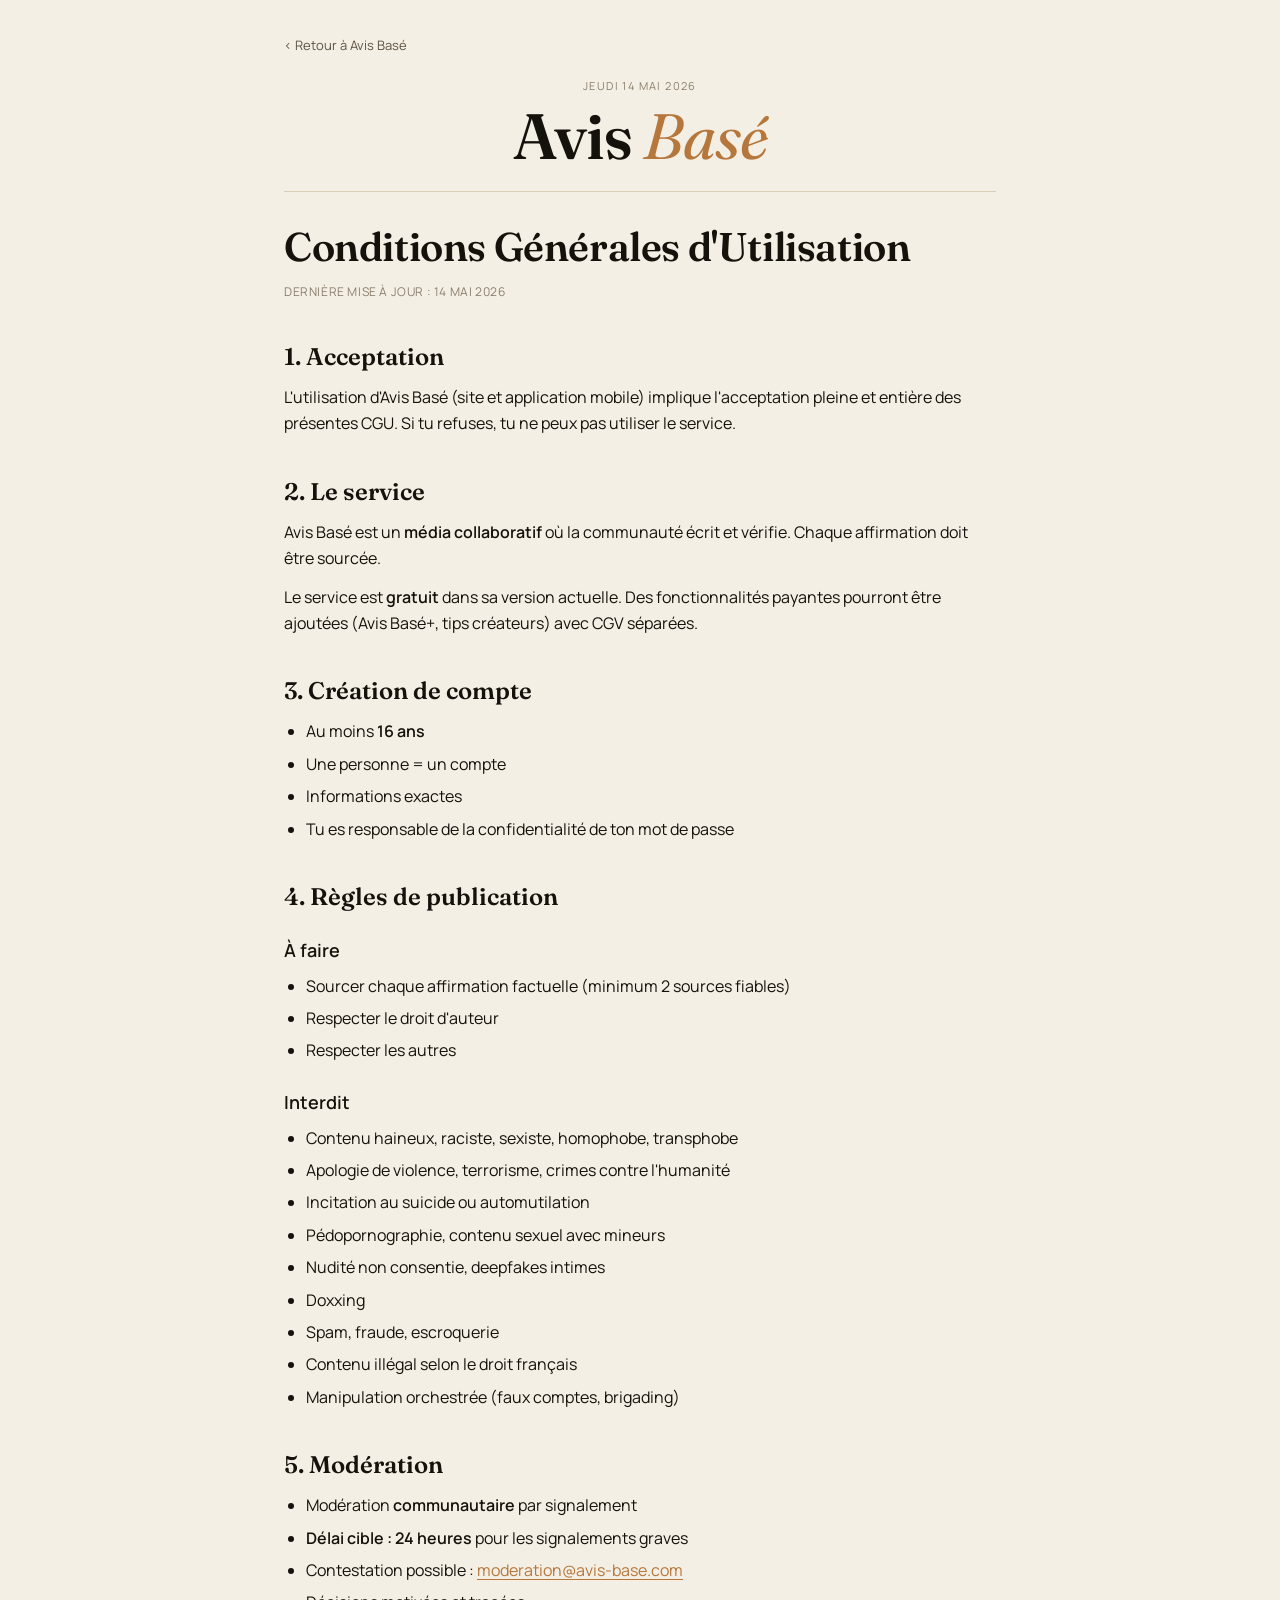
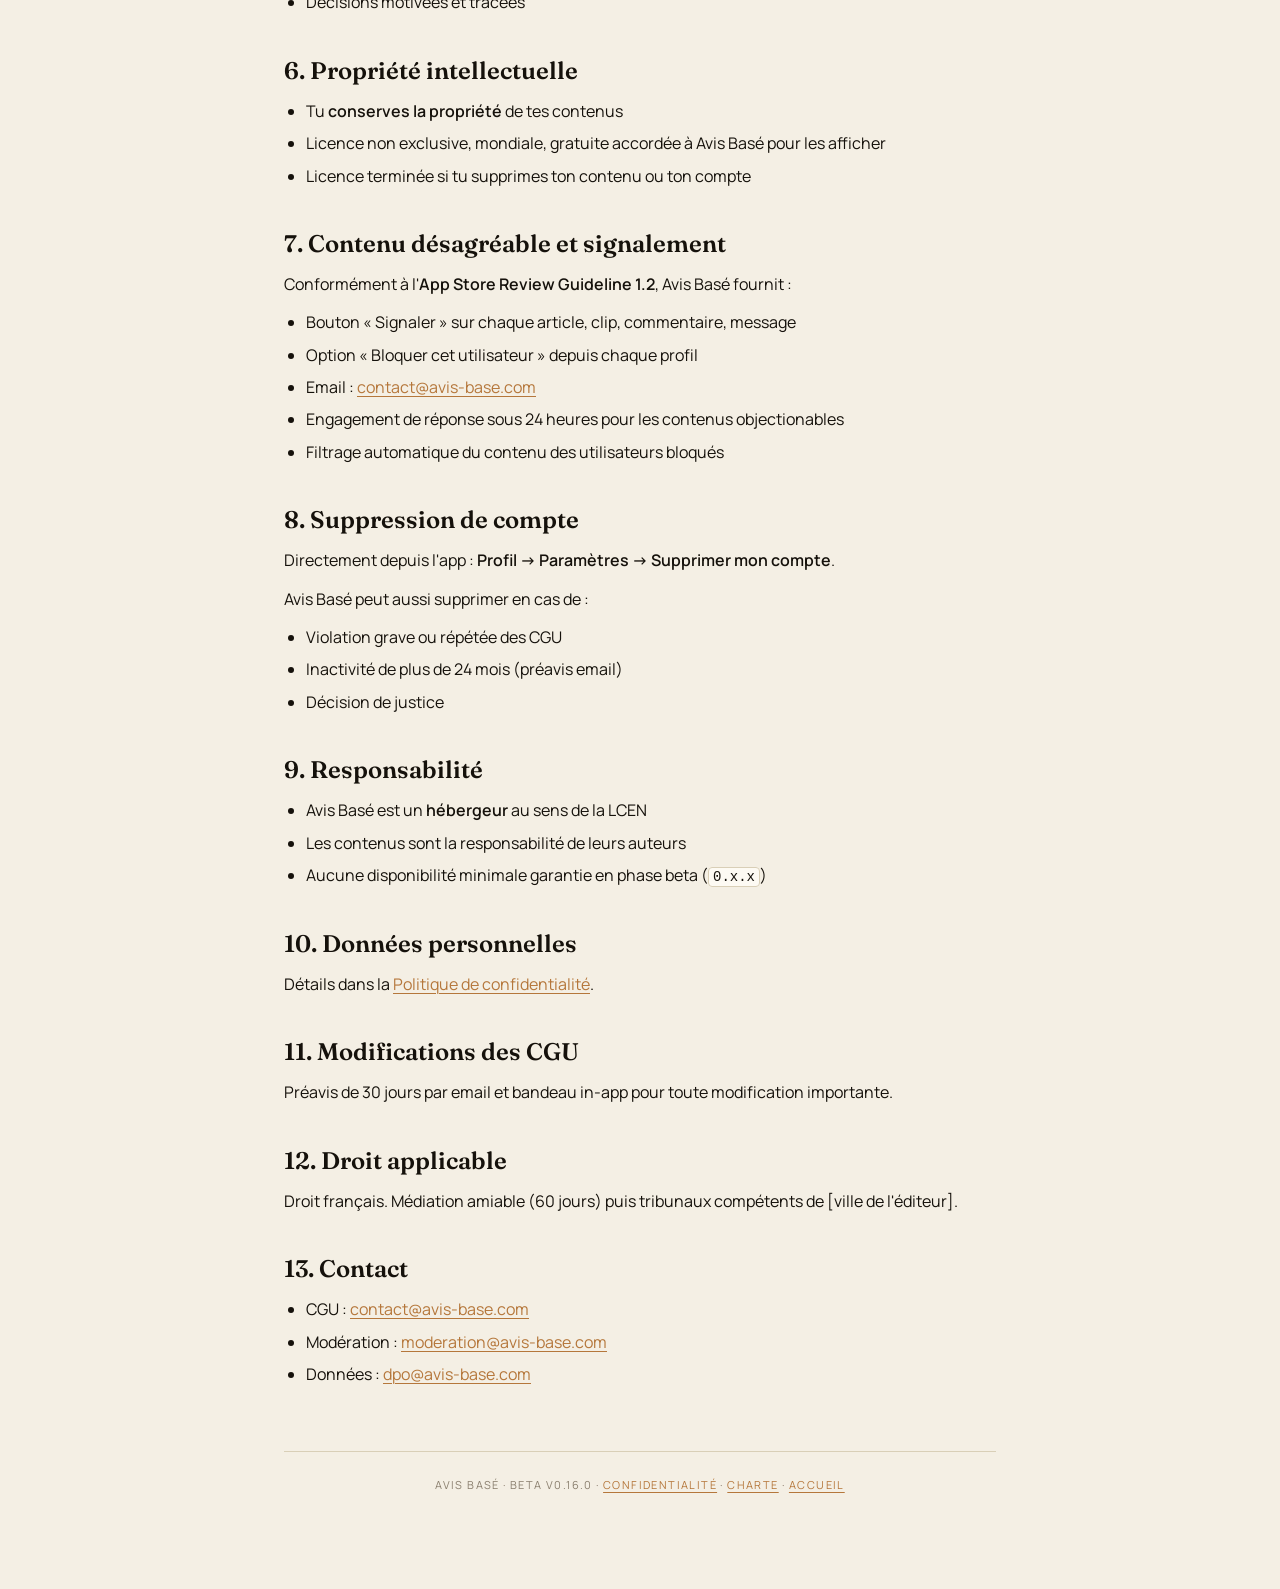
<file: cgu.html>
<!DOCTYPE html>
<html lang="fr">
<head>
<meta charset="UTF-8"/>
<meta name="viewport" content="width=device-width, initial-scale=1, viewport-fit=cover"/>
<meta name="theme-color" content="#FAFAF7" media="(prefers-color-scheme: light)"/>
<meta name="theme-color" content="#111111" media="(prefers-color-scheme: dark)"/>
<title>Conditions Générales d'Utilisation — Avis Basé</title>
<meta name="description" content="Les CGU d'Avis Basé : règles de publication, modération, blocage utilisateur, suppression de compte."/>
<link rel="canonical" href="https://avis-base.com/cgu"/>
<link rel="icon" href="/favicon.ico"/>
<link rel="preconnect" href="https://fonts.googleapis.com"/>
<link rel="preconnect" href="https://fonts.gstatic.com" crossorigin/>
<link href="https://fonts.googleapis.com/css2?family=Fraunces:ital,wght@0,400;0,600;1,400&family=Manrope:wght@400;600&display=swap" rel="stylesheet"/>
<link rel="stylesheet" href="/legal-style.css"/>
</head>
<body>

<a class="masthead__back" href="/">‹ Retour à Avis Basé</a>

<header class="masthead">
  <div class="masthead__dateline">Jeudi 14 mai 2026</div>
  <div class="masthead__title">Avis <em>Basé</em></div>
</header>

<h1 class="page-title">Conditions Générales d'Utilisation</h1>
<p class="updated">Dernière mise à jour : 14 mai 2026</p>

<h2>1. Acceptation</h2>
<p>L'utilisation d'Avis Basé (site et application mobile) implique l'acceptation pleine et entière des présentes CGU. Si tu refuses, tu ne peux pas utiliser le service.</p>

<h2>2. Le service</h2>
<p>Avis Basé est un <strong>média collaboratif</strong> où la communauté écrit et vérifie. Chaque affirmation doit être sourcée.</p>
<p>Le service est <strong>gratuit</strong> dans sa version actuelle. Des fonctionnalités payantes pourront être ajoutées (Avis Basé+, tips créateurs) avec CGV séparées.</p>

<h2>3. Création de compte</h2>
<ul>
  <li>Au moins <strong>16 ans</strong></li>
  <li>Une personne = un compte</li>
  <li>Informations exactes</li>
  <li>Tu es responsable de la confidentialité de ton mot de passe</li>
</ul>

<h2>4. Règles de publication</h2>

<h3>À faire</h3>
<ul>
  <li>Sourcer chaque affirmation factuelle (minimum 2 sources fiables)</li>
  <li>Respecter le droit d'auteur</li>
  <li>Respecter les autres</li>
</ul>

<h3>Interdit</h3>
<ul>
  <li>Contenu haineux, raciste, sexiste, homophobe, transphobe</li>
  <li>Apologie de violence, terrorisme, crimes contre l'humanité</li>
  <li>Incitation au suicide ou automutilation</li>
  <li>Pédopornographie, contenu sexuel avec mineurs</li>
  <li>Nudité non consentie, deepfakes intimes</li>
  <li>Doxxing</li>
  <li>Spam, fraude, escroquerie</li>
  <li>Contenu illégal selon le droit français</li>
  <li>Manipulation orchestrée (faux comptes, brigading)</li>
</ul>

<h2>5. Modération</h2>
<ul>
  <li>Modération <strong>communautaire</strong> par signalement</li>
  <li><strong>Délai cible : 24 heures</strong> pour les signalements graves</li>
  <li>Contestation possible : <a href="mailto:moderation@avis-base.com">moderation@avis-base.com</a></li>
  <li>Décisions motivées et tracées</li>
</ul>

<h2>6. Propriété intellectuelle</h2>
<ul>
  <li>Tu <strong>conserves la propriété</strong> de tes contenus</li>
  <li>Licence non exclusive, mondiale, gratuite accordée à Avis Basé pour les afficher</li>
  <li>Licence terminée si tu supprimes ton contenu ou ton compte</li>
</ul>

<h2>7. Contenu désagréable et signalement</h2>
<p>Conformément à l'<strong>App Store Review Guideline 1.2</strong>, Avis Basé fournit :</p>
<ul>
  <li>Bouton « Signaler » sur chaque article, clip, commentaire, message</li>
  <li>Option « Bloquer cet utilisateur » depuis chaque profil</li>
  <li>Email : <a href="mailto:contact@avis-base.com">contact@avis-base.com</a></li>
  <li>Engagement de réponse sous 24 heures pour les contenus objectionables</li>
  <li>Filtrage automatique du contenu des utilisateurs bloqués</li>
</ul>

<h2>8. Suppression de compte</h2>
<p>Directement depuis l'app : <strong>Profil → Paramètres → Supprimer mon compte</strong>.</p>
<p>Avis Basé peut aussi supprimer en cas de :</p>
<ul>
  <li>Violation grave ou répétée des CGU</li>
  <li>Inactivité de plus de 24 mois (préavis email)</li>
  <li>Décision de justice</li>
</ul>

<h2>9. Responsabilité</h2>
<ul>
  <li>Avis Basé est un <strong>hébergeur</strong> au sens de la LCEN</li>
  <li>Les contenus sont la responsabilité de leurs auteurs</li>
  <li>Aucune disponibilité minimale garantie en phase beta (<code>0.x.x</code>)</li>
</ul>

<h2>10. Données personnelles</h2>
<p>Détails dans la <a href="/confidentialite">Politique de confidentialité</a>.</p>

<h2>11. Modifications des CGU</h2>
<p>Préavis de 30 jours par email et bandeau in-app pour toute modification importante.</p>

<h2>12. Droit applicable</h2>
<p>Droit français. Médiation amiable (60 jours) puis tribunaux compétents de [ville de l'éditeur].</p>

<h2>13. Contact</h2>
<ul>
  <li>CGU : <a href="mailto:contact@avis-base.com">contact@avis-base.com</a></li>
  <li>Modération : <a href="mailto:moderation@avis-base.com">moderation@avis-base.com</a></li>
  <li>Données : <a href="mailto:dpo@avis-base.com">dpo@avis-base.com</a></li>
</ul>

<footer>
  Avis Basé · Beta v0.16.0 · <a href="/confidentialite">Confidentialité</a> · <a href="/charte">Charte</a> · <a href="/">Accueil</a>
</footer>

</body>
</html>
</file>
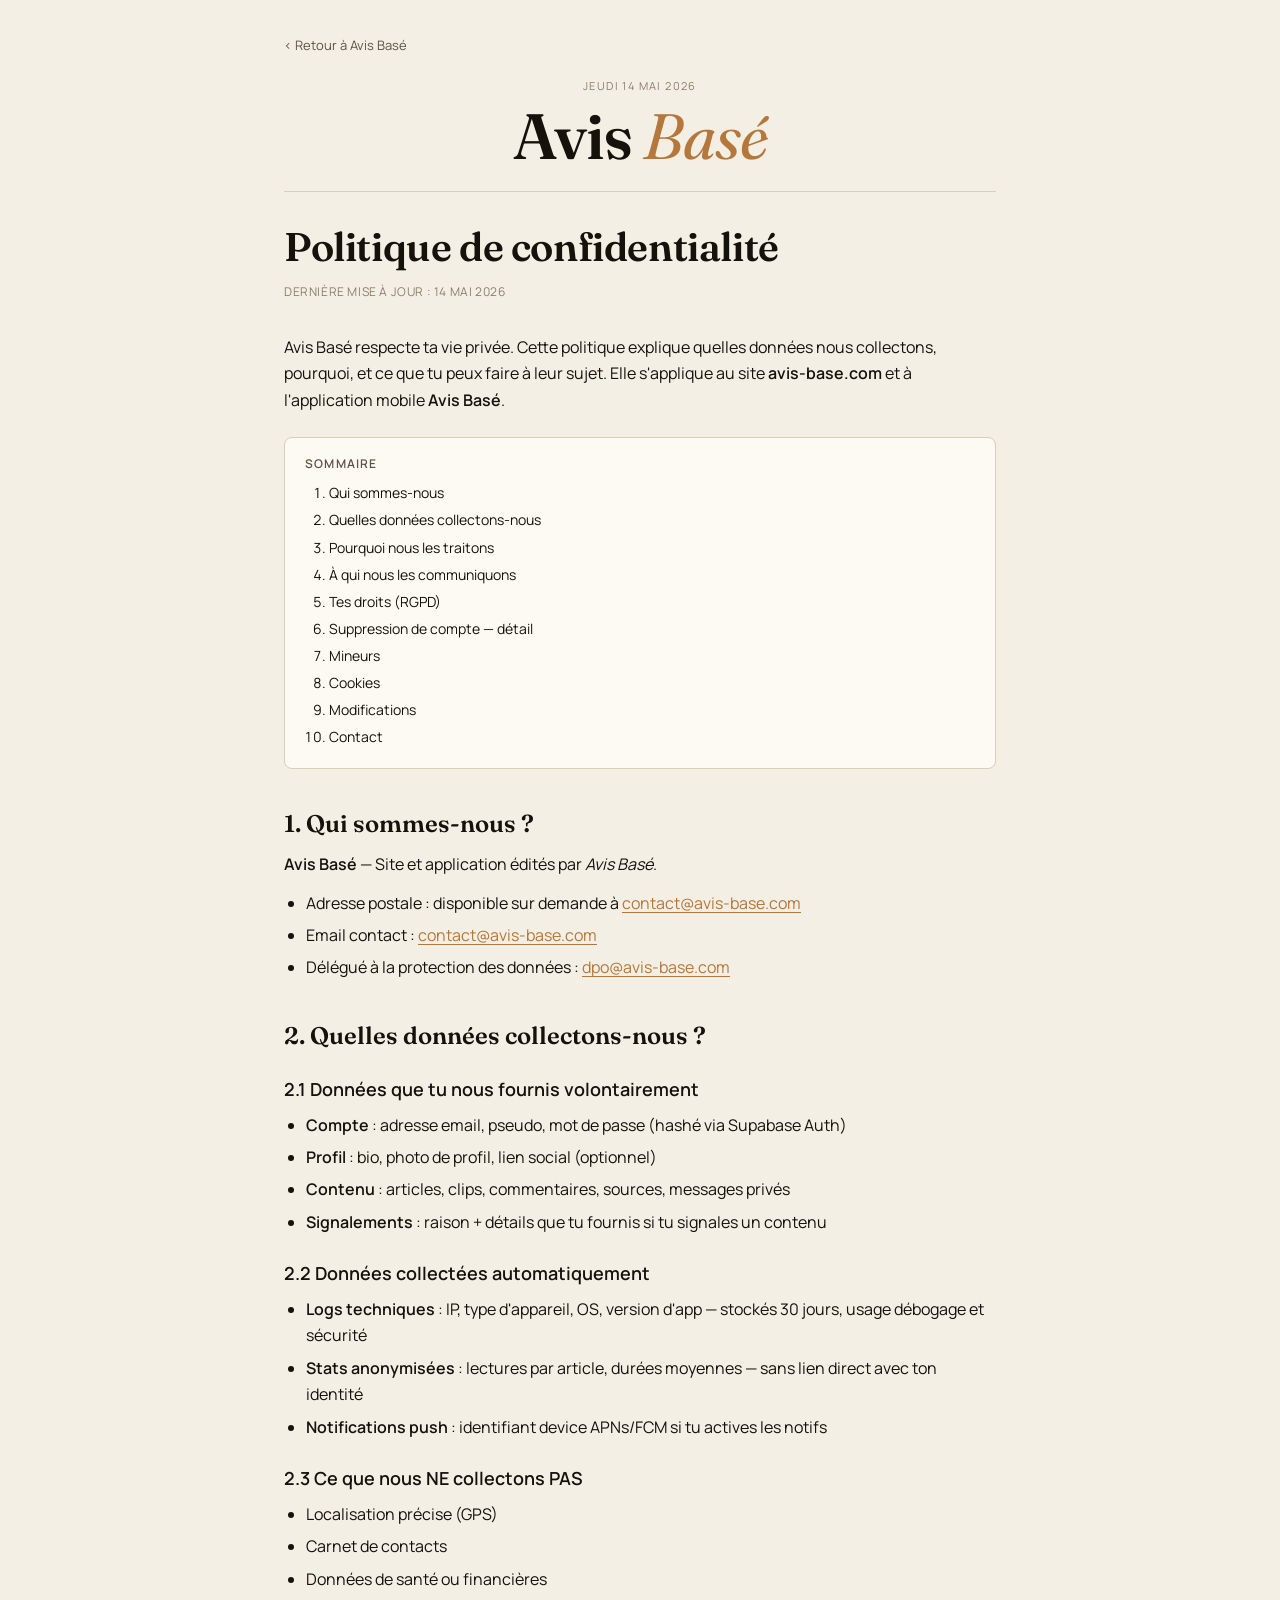
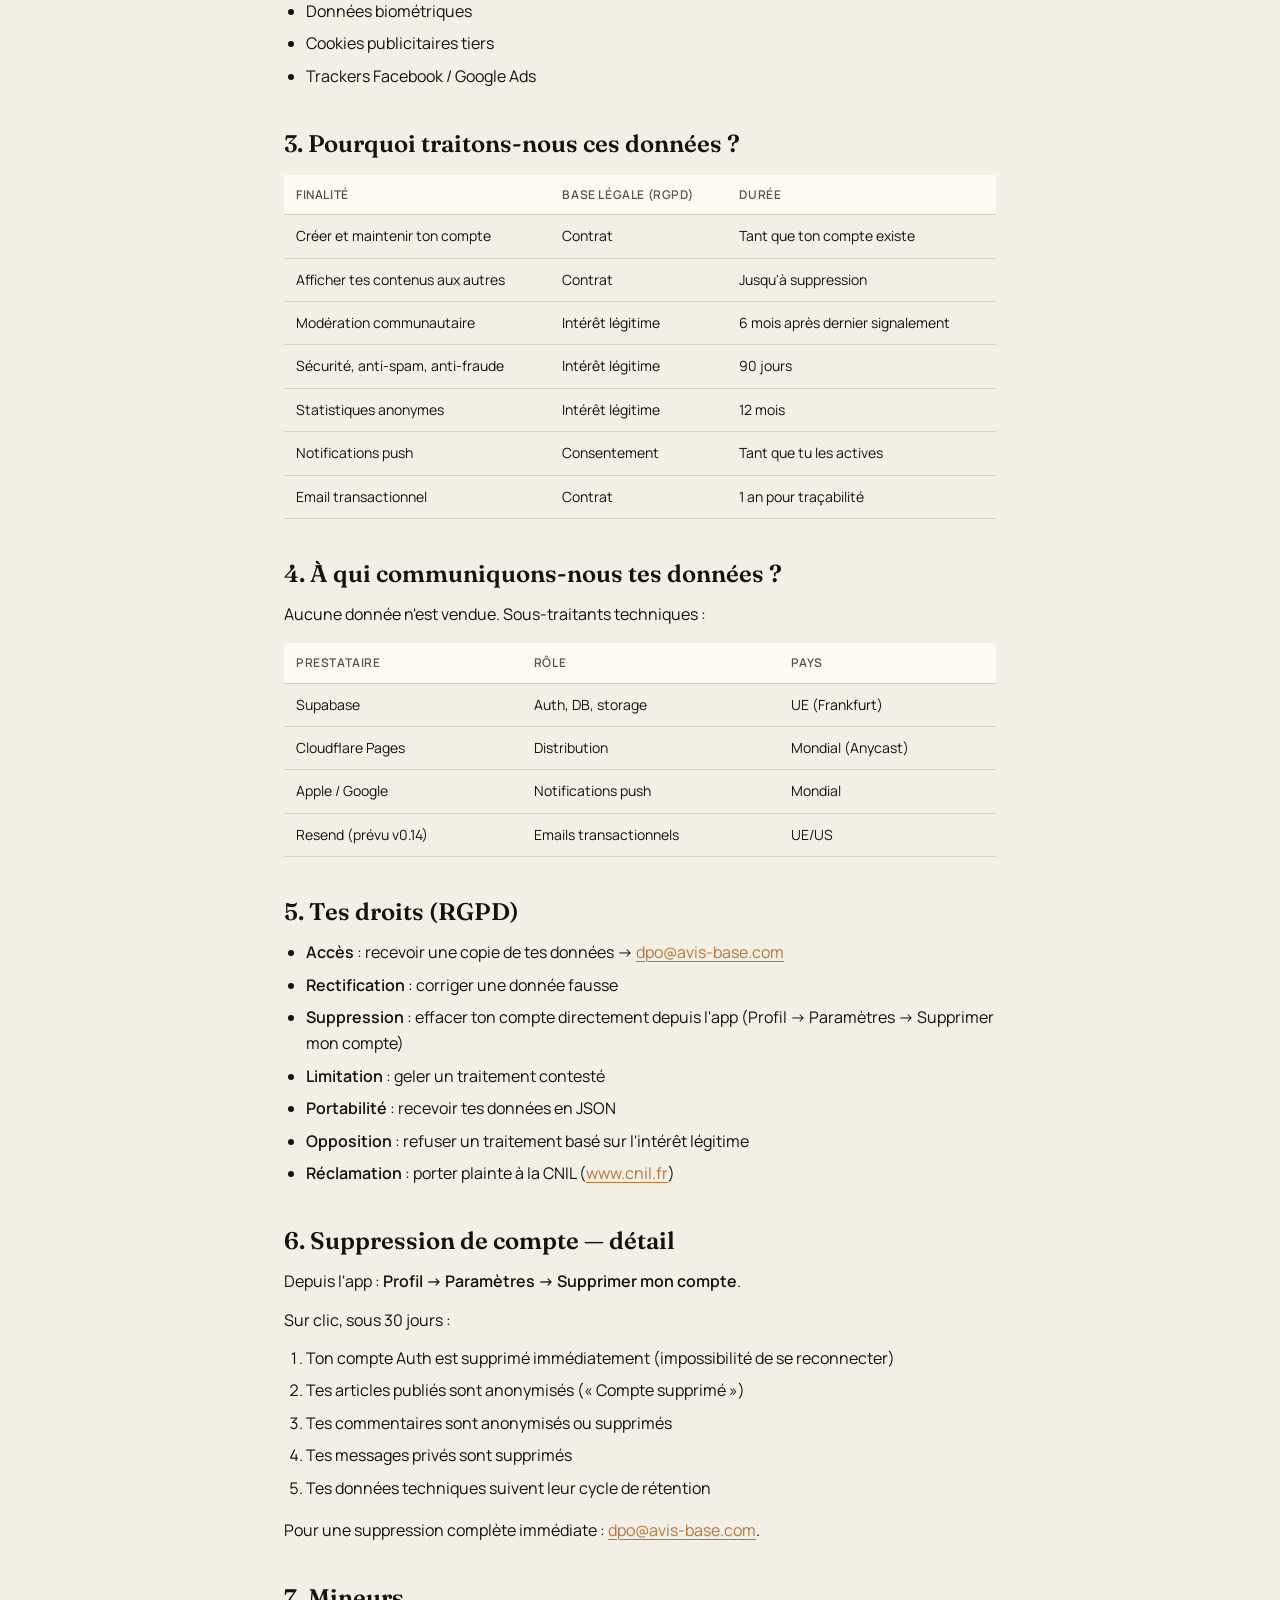
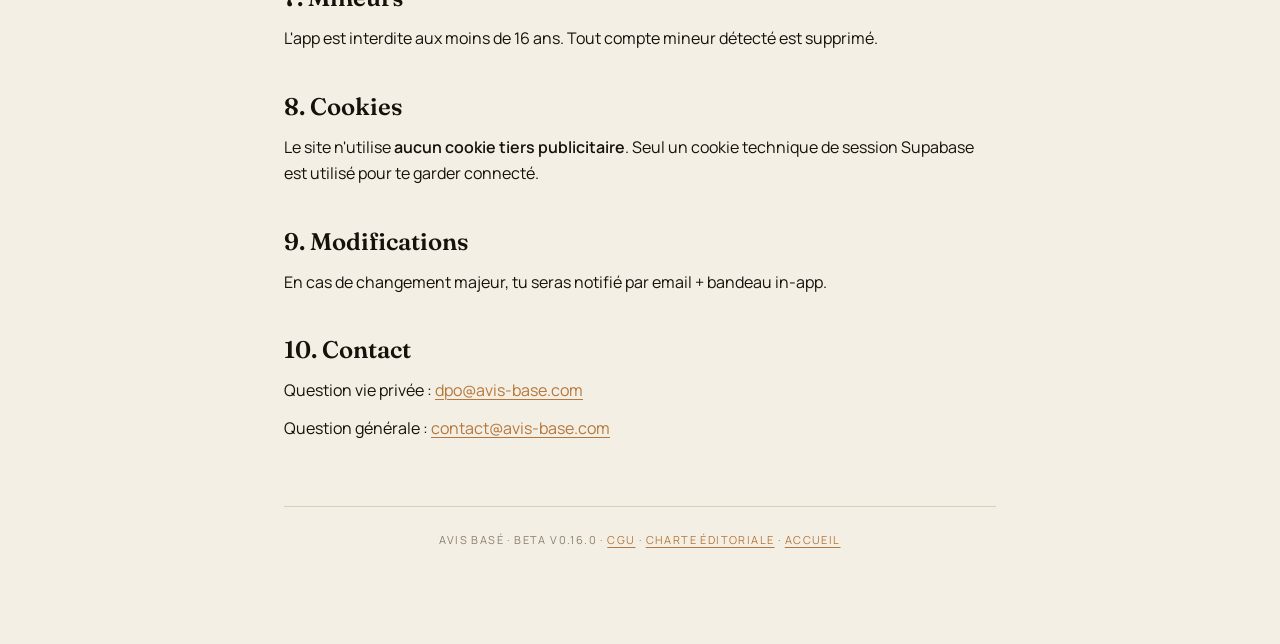
<file: confidentialite.html>
<!DOCTYPE html>
<html lang="fr">
<head>
<meta charset="UTF-8"/>
<meta name="viewport" content="width=device-width, initial-scale=1, viewport-fit=cover"/>
<meta name="theme-color" content="#FAFAF7" media="(prefers-color-scheme: light)"/>
<meta name="theme-color" content="#111111" media="(prefers-color-scheme: dark)"/>
<title>Politique de confidentialité — Avis Basé</title>
<meta name="description" content="Comment Avis Basé traite tes données personnelles. RGPD-compliant, transparent, sans tracker publicitaire."/>
<link rel="canonical" href="https://avis-base.com/confidentialite"/>
<meta property="og:title" content="Politique de confidentialité — Avis Basé"/>
<meta property="og:type" content="article"/>
<meta property="og:url" content="https://avis-base.com/confidentialite"/>
<link rel="icon" href="/favicon.ico"/>
<link rel="preconnect" href="https://fonts.googleapis.com"/>
<link rel="preconnect" href="https://fonts.gstatic.com" crossorigin/>
<link href="https://fonts.googleapis.com/css2?family=Fraunces:ital,wght@0,400;0,600;1,400&family=Manrope:wght@400;600&display=swap" rel="stylesheet"/>
<link rel="stylesheet" href="/legal-style.css"/>
</head>
<body>

<a class="masthead__back" href="/">‹ Retour à Avis Basé</a>

<header class="masthead">
  <div class="masthead__dateline">Jeudi 14 mai 2026</div>
  <div class="masthead__title">Avis <em>Basé</em></div>
</header>

<h1 class="page-title">Politique de confidentialité</h1>
<p class="updated">Dernière mise à jour : 14 mai 2026</p>

<p>Avis Basé respecte ta vie privée. Cette politique explique quelles données nous collectons, pourquoi, et ce que tu peux faire à leur sujet. Elle s'applique au site <strong>avis-base.com</strong> et à l'application mobile <strong>Avis Basé</strong>.</p>

<div class="toc">
  <h3>Sommaire</h3>
  <ol>
    <li><a href="#qui">Qui sommes-nous</a></li>
    <li><a href="#donnees">Quelles données collectons-nous</a></li>
    <li><a href="#pourquoi">Pourquoi nous les traitons</a></li>
    <li><a href="#sous-traitants">À qui nous les communiquons</a></li>
    <li><a href="#droits">Tes droits (RGPD)</a></li>
    <li><a href="#suppression">Suppression de compte — détail</a></li>
    <li><a href="#mineurs">Mineurs</a></li>
    <li><a href="#cookies">Cookies</a></li>
    <li><a href="#modifs">Modifications</a></li>
    <li><a href="#contact">Contact</a></li>
  </ol>
</div>

<h2 id="qui">1. Qui sommes-nous ?</h2>
<p><strong>Avis Basé</strong> — Site et application édités par <em>Avis Basé</em>.</p>
<ul>
  <li>Adresse postale : disponible sur demande à <a href="mailto:contact@avis-base.com">contact@avis-base.com</a></li>
  <li>Email contact : <a href="mailto:contact@avis-base.com">contact@avis-base.com</a></li>
  <li>Délégué à la protection des données : <a href="mailto:dpo@avis-base.com">dpo@avis-base.com</a></li>
</ul>

<h2 id="donnees">2. Quelles données collectons-nous ?</h2>

<h3>2.1 Données que tu nous fournis volontairement</h3>
<ul>
  <li><strong>Compte</strong> : adresse email, pseudo, mot de passe (hashé via Supabase Auth)</li>
  <li><strong>Profil</strong> : bio, photo de profil, lien social (optionnel)</li>
  <li><strong>Contenu</strong> : articles, clips, commentaires, sources, messages privés</li>
  <li><strong>Signalements</strong> : raison + détails que tu fournis si tu signales un contenu</li>
</ul>

<h3>2.2 Données collectées automatiquement</h3>
<ul>
  <li><strong>Logs techniques</strong> : IP, type d'appareil, OS, version d'app — stockés 30 jours, usage débogage et sécurité</li>
  <li><strong>Stats anonymisées</strong> : lectures par article, durées moyennes — sans lien direct avec ton identité</li>
  <li><strong>Notifications push</strong> : identifiant device APNs/FCM si tu actives les notifs</li>
</ul>

<h3>2.3 Ce que nous NE collectons PAS</h3>
<ul>
  <li>Localisation précise (GPS)</li>
  <li>Carnet de contacts</li>
  <li>Données de santé ou financières</li>
  <li>Données biométriques</li>
  <li>Cookies publicitaires tiers</li>
  <li>Trackers Facebook / Google Ads</li>
</ul>

<h2 id="pourquoi">3. Pourquoi traitons-nous ces données ?</h2>

<table>
  <thead>
    <tr><th>Finalité</th><th>Base légale (RGPD)</th><th>Durée</th></tr>
  </thead>
  <tbody>
    <tr><td>Créer et maintenir ton compte</td><td>Contrat</td><td>Tant que ton compte existe</td></tr>
    <tr><td>Afficher tes contenus aux autres</td><td>Contrat</td><td>Jusqu'à suppression</td></tr>
    <tr><td>Modération communautaire</td><td>Intérêt légitime</td><td>6 mois après dernier signalement</td></tr>
    <tr><td>Sécurité, anti-spam, anti-fraude</td><td>Intérêt légitime</td><td>90 jours</td></tr>
    <tr><td>Statistiques anonymes</td><td>Intérêt légitime</td><td>12 mois</td></tr>
    <tr><td>Notifications push</td><td>Consentement</td><td>Tant que tu les actives</td></tr>
    <tr><td>Email transactionnel</td><td>Contrat</td><td>1 an pour traçabilité</td></tr>
  </tbody>
</table>

<h2 id="sous-traitants">4. À qui communiquons-nous tes données ?</h2>
<p>Aucune donnée n'est vendue. Sous-traitants techniques :</p>

<table>
  <thead>
    <tr><th>Prestataire</th><th>Rôle</th><th>Pays</th></tr>
  </thead>
  <tbody>
    <tr><td>Supabase</td><td>Auth, DB, storage</td><td>UE (Frankfurt)</td></tr>
    <tr><td>Cloudflare Pages</td><td>Distribution</td><td>Mondial (Anycast)</td></tr>
    <tr><td>Apple / Google</td><td>Notifications push</td><td>Mondial</td></tr>
    <tr><td>Resend (prévu v0.14)</td><td>Emails transactionnels</td><td>UE/US</td></tr>
  </tbody>
</table>

<h2 id="droits">5. Tes droits (RGPD)</h2>
<ul>
  <li><strong>Accès</strong> : recevoir une copie de tes données → <a href="mailto:dpo@avis-base.com">dpo@avis-base.com</a></li>
  <li><strong>Rectification</strong> : corriger une donnée fausse</li>
  <li><strong>Suppression</strong> : effacer ton compte directement depuis l'app (Profil → Paramètres → Supprimer mon compte)</li>
  <li><strong>Limitation</strong> : geler un traitement contesté</li>
  <li><strong>Portabilité</strong> : recevoir tes données en JSON</li>
  <li><strong>Opposition</strong> : refuser un traitement basé sur l'intérêt légitime</li>
  <li><strong>Réclamation</strong> : porter plainte à la CNIL (<a href="https://www.cnil.fr" target="_blank" rel="noopener">www.cnil.fr</a>)</li>
</ul>

<h2 id="suppression">6. Suppression de compte — détail</h2>
<p>Depuis l'app : <strong>Profil → Paramètres → Supprimer mon compte</strong>.</p>
<p>Sur clic, sous 30 jours :</p>
<ol>
  <li>Ton compte Auth est supprimé immédiatement (impossibilité de se reconnecter)</li>
  <li>Tes articles publiés sont anonymisés (« Compte supprimé »)</li>
  <li>Tes commentaires sont anonymisés ou supprimés</li>
  <li>Tes messages privés sont supprimés</li>
  <li>Tes données techniques suivent leur cycle de rétention</li>
</ol>
<p>Pour une suppression complète immédiate : <a href="mailto:dpo@avis-base.com">dpo@avis-base.com</a>.</p>

<h2 id="mineurs">7. Mineurs</h2>
<p>L'app est interdite aux moins de 16 ans. Tout compte mineur détecté est supprimé.</p>

<h2 id="cookies">8. Cookies</h2>
<p>Le site n'utilise <strong>aucun cookie tiers publicitaire</strong>. Seul un cookie technique de session Supabase est utilisé pour te garder connecté.</p>

<h2 id="modifs">9. Modifications</h2>
<p>En cas de changement majeur, tu seras notifié par email + bandeau in-app.</p>

<h2 id="contact">10. Contact</h2>
<p>Question vie privée : <a href="mailto:dpo@avis-base.com">dpo@avis-base.com</a></p>
<p>Question générale : <a href="mailto:contact@avis-base.com">contact@avis-base.com</a></p>

<footer>
  Avis Basé · Beta v0.16.0 · <a href="/cgu">CGU</a> · <a href="/charte">Charte éditoriale</a> · <a href="/">Accueil</a>
</footer>

</body>
</html>
</file>
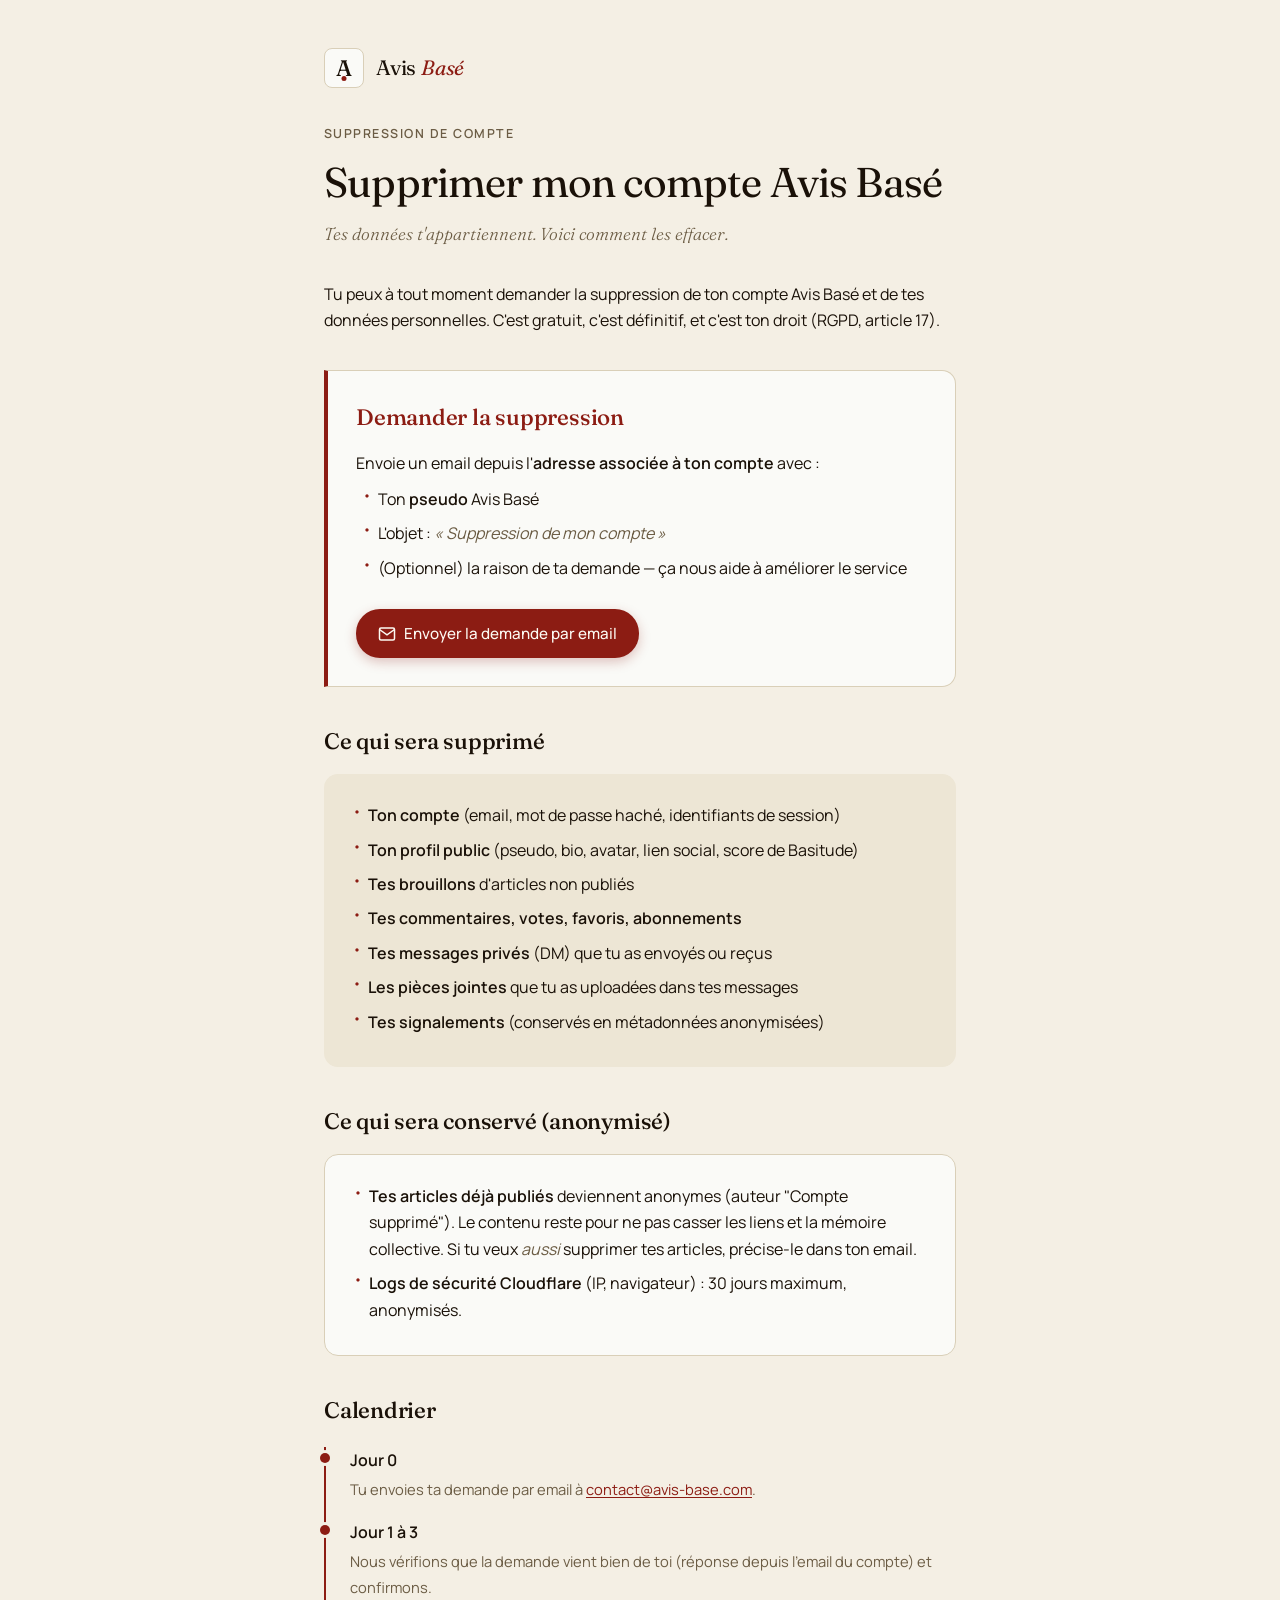
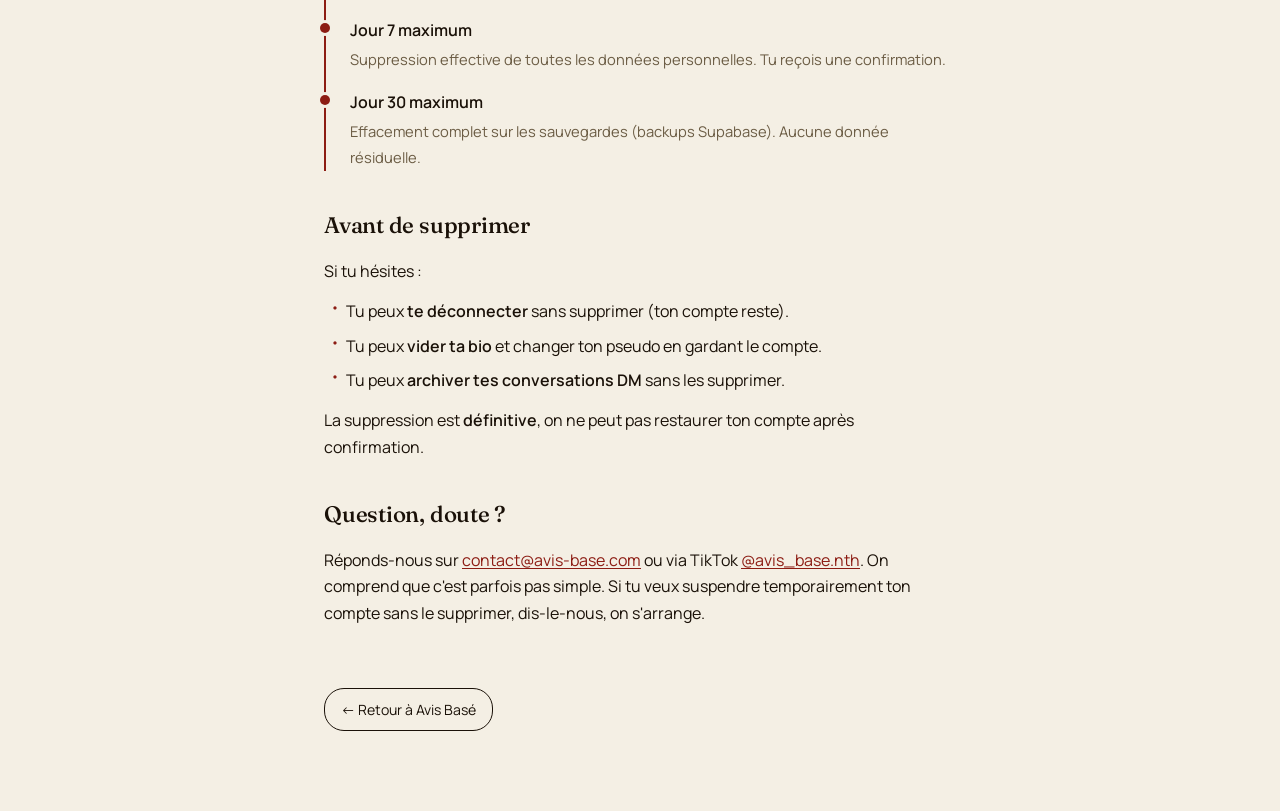
<file: delete-account.html>
<!DOCTYPE html>
<html lang="fr">
<head>
<meta charset="UTF-8"/>
<meta name="viewport" content="width=device-width, initial-scale=1.0"/>
<meta name="theme-color" content="#FAFAF7"/>
<title>Supprimer mon compte — Avis Basé</title>
<meta name="description" content="Comment supprimer ton compte Avis Basé et tes données personnelles."/>
<meta name="robots" content="index, follow"/>
<link rel="canonical" href="https://avis-base.com/delete-account"/>
<link rel="icon" type="image/svg+xml" href="/icon.svg"/>
<link rel="icon" type="image/png" sizes="32x32" href="/favicon-32.png"/>
<link rel="apple-touch-icon" href="/icon-180.png"/>
<link rel="preconnect" href="https://fonts.googleapis.com"/>
<link rel="preconnect" href="https://fonts.gstatic.com" crossorigin/>
<link href="https://fonts.googleapis.com/css2?family=Fraunces:ital,opsz,wght@0,9..144,300;0,9..144,400;0,9..144,500;0,9..144,600;1,9..144,400&family=Manrope:wght@400;500;600;700&display=swap" rel="stylesheet"/>
<style>
:root{
  --bg:#F4EFE4;--surface:#FAFAF7;--surface-alt:#EDE6D5;
  --ink:#1A1108;--ink-muted:#6B5C44;
  --accent:#8C1C13;--rule:#D9CFB8;--rule-light:#E5DDC8;
  --r:6px;--rl:14px;
  --ff:'Fraunces',Georgia,serif;--fs:'Manrope',-apple-system,sans-serif;
}
*{box-sizing:border-box;margin:0;padding:0}
html{scroll-behavior:smooth}
body{font-family:var(--fs);background:var(--bg);color:var(--ink);line-height:1.65;font-size:16px;-webkit-font-smoothing:antialiased}
.container{max-width:680px;margin:0 auto;padding:48px 24px 80px}
.brand{display:flex;align-items:center;gap:12px;margin-bottom:36px;text-decoration:none;color:var(--ink)}
.brand-mark{width:40px;height:40px;border-radius:8px;background:#FAFAF7;border:1px solid var(--rule);display:flex;align-items:center;justify-content:center;font-family:var(--ff);font-size:1.4rem;font-weight:500;position:relative}
.brand-mark::after{content:'';position:absolute;bottom:6px;left:50%;transform:translateX(-50%);width:5px;height:5px;border-radius:50%;background:var(--accent)}
.brand-name{font-family:var(--ff);font-size:1.3rem;font-weight:400;letter-spacing:-0.01em}
.brand-name em{color:var(--accent);font-style:italic}
.kicker{display:block;font-family:var(--fs);font-size:0.78rem;text-transform:uppercase;letter-spacing:0.12em;color:var(--ink-muted);font-weight:600;margin-bottom:14px}
h1{font-family:var(--ff);font-size:clamp(2rem,5vw,2.6rem);font-weight:400;letter-spacing:-0.02em;line-height:1.15;margin-bottom:14px}
.subtitle{font-family:var(--ff);font-style:italic;font-size:1.08rem;color:var(--ink-muted);margin-bottom:32px;font-weight:300}
h2{font-family:var(--ff);font-size:1.4rem;font-weight:500;letter-spacing:-0.01em;margin:36px 0 14px}
p{margin-bottom:14px;color:var(--ink)}
ul{margin:10px 0 14px 0;padding-left:0;list-style:none}
li{padding-left:22px;position:relative;margin-bottom:8px}
li::before{content:'·';position:absolute;left:8px;top:-2px;color:var(--accent);font-weight:700;font-size:1.4rem;line-height:1}
strong{font-weight:600;color:var(--ink)}
em{font-style:italic;color:var(--ink-muted)}
a{color:var(--accent);text-decoration:underline;text-decoration-thickness:1px;text-underline-offset:2px}
a:hover{text-decoration-thickness:2px}
.action-card{
  margin:36px 0;padding:28px;
  background:var(--surface);
  border:1px solid var(--rule);border-left:4px solid var(--accent);
  border-radius:0 var(--rl) var(--rl) 0
}
.action-card h2{margin-top:0;color:var(--accent)}
.action-card p{margin-bottom:10px}
.email-btn{
  display:inline-flex;align-items:center;gap:8px;
  margin-top:14px;padding:12px 22px;
  background:var(--accent);color:#FDFAF3;
  border-radius:24px;text-decoration:none;font-weight:500;font-size:0.95rem;
  transition:all 0.2s ease;box-shadow:0 4px 12px rgba(140,28,19,0.25)
}
.email-btn:hover{background:#6E150F;text-decoration:none;transform:translateY(-1px);box-shadow:0 6px 16px rgba(140,28,19,0.35)}
.email-btn svg{width:18px;height:18px}
.deletion-list{
  margin:14px 0;padding:18px 22px;
  background:var(--surface-alt);border-radius:var(--rl)
}
.kept-list{
  margin:14px 0;padding:18px 22px;
  background:var(--surface);border:1px solid var(--rule);border-radius:var(--rl)
}
.timeline{margin:18px 0;border-left:2px solid var(--accent);padding-left:24px}
.timeline-step{margin-bottom:16px;position:relative}
.timeline-step::before{
  content:'';position:absolute;left:-30px;top:6px;width:10px;height:10px;
  border-radius:50%;background:var(--accent);
  box-shadow:0 0 0 3px var(--bg)
}
.timeline-step strong{display:block;color:var(--ink);margin-bottom:3px}
.timeline-step span{font-size:0.92rem;color:var(--ink-muted)}
.back-link{display:inline-block;margin-top:48px;padding:9px 16px;border:1px solid var(--ink);border-radius:20px;color:var(--ink);text-decoration:none;font-size:0.88rem;transition:all 0.2s ease}
.back-link:hover{background:var(--ink);color:var(--bg);text-decoration:none}
@media(prefers-color-scheme:dark){
  :root{--bg:#15110B;--surface:#1F1A12;--surface-alt:#2A2317;--ink:#EDE3CF;--ink-muted:#A59880;--accent:#D44A3D;--rule:#3A2F1F;--rule-light:#2A2317}
}
@media(max-width:600px){
  .container{padding:32px 18px 60px}
  h1{font-size:1.8rem}
  .action-card{padding:20px}
}
</style>
</head>
<body>
<div class="container">
  <a href="/" class="brand">
    <span class="brand-mark">A</span>
    <span class="brand-name">Avis <em>Basé</em></span>
  </a>

  <span class="kicker">Suppression de compte</span>
  <h1>Supprimer mon compte Avis Basé</h1>
  <p class="subtitle">Tes données t'appartiennent. Voici comment les effacer.</p>

  <p>Tu peux à tout moment demander la suppression de ton compte Avis Basé et de tes données personnelles. C'est gratuit, c'est définitif, et c'est ton droit (RGPD, article 17).</p>

  <div class="action-card">
    <h2>Demander la suppression</h2>
    <p>Envoie un email depuis l'<strong>adresse associée à ton compte</strong> avec :</p>
    <ul>
      <li>Ton <strong>pseudo</strong> Avis Basé</li>
      <li>L'objet : <em>« Suppression de mon compte »</em></li>
      <li>(Optionnel) la raison de ta demande — ça nous aide à améliorer le service</li>
    </ul>
    <a class="email-btn" href="mailto:contact@avis-base.com?subject=Suppression%20de%20mon%20compte%20Avis%20Bas%C3%A9&body=Bonjour%2C%0A%0AJe%20souhaite%20supprimer%20mon%20compte%20Avis%20Bas%C3%A9.%0A%0APseudo%20%3A%20%5Bton%20pseudo%5D%0A%0AMerci.">
      <svg viewBox="0 0 24 24" fill="none" stroke="currentColor" stroke-width="2"><path d="M4 4h16c1.1 0 2 .9 2 2v12c0 1.1-.9 2-2 2H4c-1.1 0-2-.9-2-2V6c0-1.1.9-2 2-2z"/><polyline points="22,6 12,13 2,6"/></svg>
      Envoyer la demande par email
    </a>
  </div>

  <h2>Ce qui sera supprimé</h2>
  <div class="deletion-list">
    <ul>
      <li><strong>Ton compte</strong> (email, mot de passe haché, identifiants de session)</li>
      <li><strong>Ton profil public</strong> (pseudo, bio, avatar, lien social, score de Basitude)</li>
      <li><strong>Tes brouillons</strong> d'articles non publiés</li>
      <li><strong>Tes commentaires, votes, favoris, abonnements</strong></li>
      <li><strong>Tes messages privés</strong> (DM) que tu as envoyés ou reçus</li>
      <li><strong>Les pièces jointes</strong> que tu as uploadées dans tes messages</li>
      <li><strong>Tes signalements</strong> (conservés en métadonnées anonymisées)</li>
    </ul>
  </div>

  <h2>Ce qui sera conservé (anonymisé)</h2>
  <div class="kept-list">
    <ul>
      <li><strong>Tes articles déjà publiés</strong> deviennent anonymes (auteur "Compte supprimé"). Le contenu reste pour ne pas casser les liens et la mémoire collective. Si tu veux <em>aussi</em> supprimer tes articles, précise-le dans ton email.</li>
      <li><strong>Logs de sécurité Cloudflare</strong> (IP, navigateur) : 30 jours maximum, anonymisés.</li>
    </ul>
  </div>

  <h2>Calendrier</h2>
  <div class="timeline">
    <div class="timeline-step">
      <strong>Jour 0</strong>
      <span>Tu envoies ta demande par email à <a href="mailto:contact@avis-base.com">contact@avis-base.com</a>.</span>
    </div>
    <div class="timeline-step">
      <strong>Jour 1 à 3</strong>
      <span>Nous vérifions que la demande vient bien de toi (réponse depuis l'email du compte) et confirmons.</span>
    </div>
    <div class="timeline-step">
      <strong>Jour 7 maximum</strong>
      <span>Suppression effective de toutes les données personnelles. Tu reçois une confirmation.</span>
    </div>
    <div class="timeline-step">
      <strong>Jour 30 maximum</strong>
      <span>Effacement complet sur les sauvegardes (backups Supabase). Aucune donnée résiduelle.</span>
    </div>
  </div>

  <h2>Avant de supprimer</h2>
  <p>Si tu hésites :</p>
  <ul>
    <li>Tu peux <strong>te déconnecter</strong> sans supprimer (ton compte reste).</li>
    <li>Tu peux <strong>vider ta bio</strong> et changer ton pseudo en gardant le compte.</li>
    <li>Tu peux <strong>archiver tes conversations DM</strong> sans les supprimer.</li>
  </ul>
  <p>La suppression est <strong>définitive</strong>, on ne peut pas restaurer ton compte après confirmation.</p>

  <h2>Question, doute ?</h2>
  <p>Réponds-nous sur <a href="mailto:contact@avis-base.com">contact@avis-base.com</a> ou via TikTok <a href="https://www.tiktok.com/@avis_base.nth" target="_blank" rel="noopener">@avis_base.nth</a>. On comprend que c'est parfois pas simple. Si tu veux suspendre temporairement ton compte sans le supprimer, dis-le-nous, on s'arrange.</p>

  <a href="/" class="back-link">← Retour à Avis Basé</a>
</div>
</body>
</html>
</file>
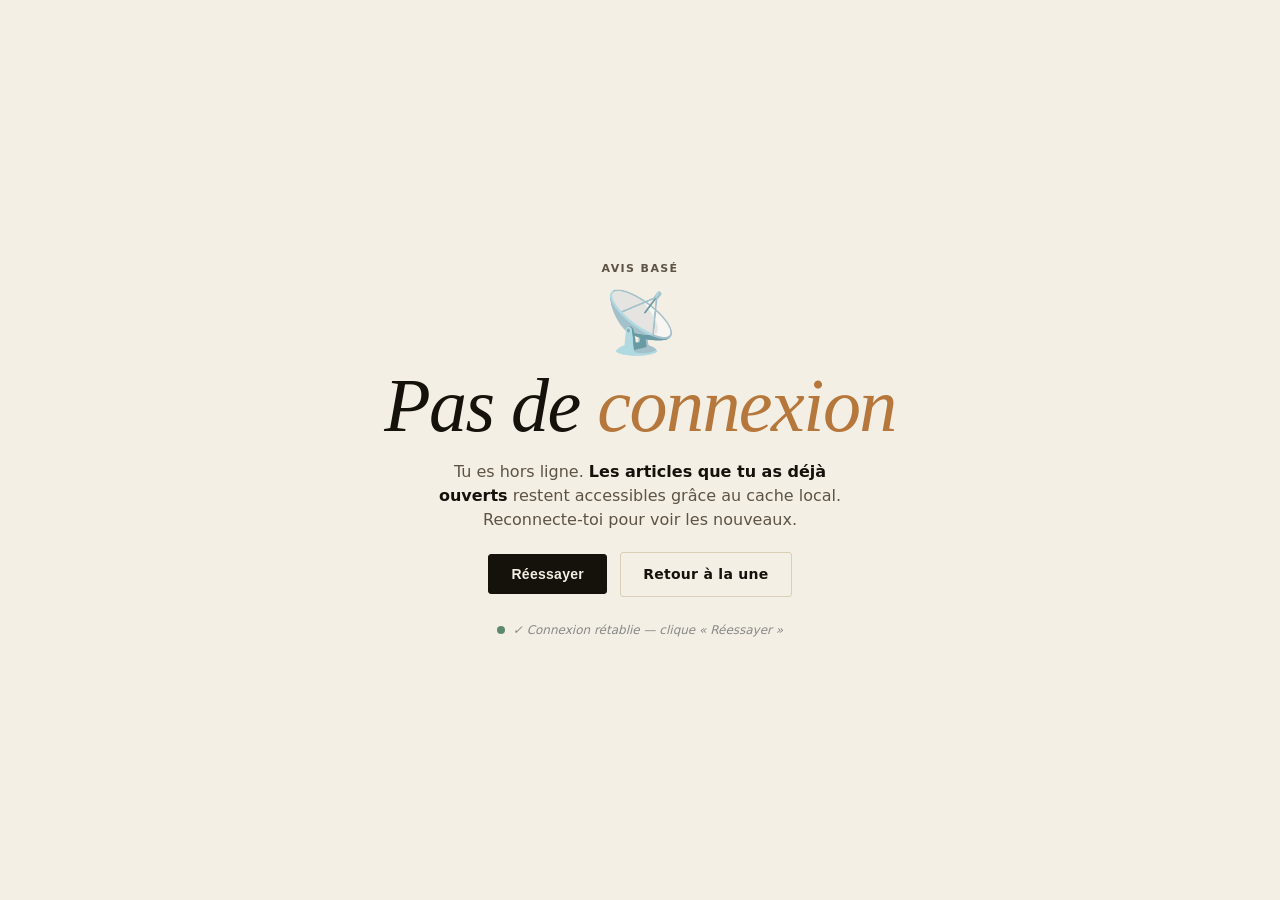
<file: offline.html>
<!DOCTYPE html>
<html lang="fr">
<head>
<meta charset="UTF-8"/>
<meta name="viewport" content="width=device-width, initial-scale=1"/>
<title>Hors ligne — Avis Basé</title>
<meta name="description" content="Tu es hors ligne. Reviens dès que ta connexion revient — on attend de pied ferme."/>
<meta name="robots" content="noindex"/>
<link rel="icon" href="/favicon.ico"/>
<link rel="manifest" href="/manifest.json"/>
<style>
  :root {
    --bg:#F4EFE4; --ink:#15110B; --ink-muted:#5C5345; --accent:#B5773B; --rule:#D9CFB7;
  }
  @media (prefers-color-scheme: dark) {
    :root { --bg:#15110B; --ink:#FDFAF3; --ink-muted:#B9AE96; --accent:#E0A560; --rule:#33291A; }
  }
  *{box-sizing:border-box;margin:0;padding:0}
  html,body{height:100%}
  body{
    background:var(--bg);color:var(--ink);
    font-family:-apple-system,system-ui,sans-serif;
    display:flex;flex-direction:column;align-items:center;justify-content:center;
    padding:32px;line-height:1.5;
  }
  .dateline{
    font-size:11px;letter-spacing:1.4px;text-transform:uppercase;
    color:var(--ink-muted);margin-bottom:14px;font-weight:600;
  }
  h1{
    font-family:Georgia,serif;font-style:italic;font-weight:500;font-size:clamp(40px,9vw,76px);
    letter-spacing:-.02em;margin-bottom:14px;text-align:center;line-height:1.05;
  }
  h1 em{font-style:italic;color:var(--accent)}
  p{font-size:16px;color:var(--ink-muted);max-width:42ch;text-align:center;margin-bottom:20px}
  p strong{color:var(--ink);font-weight:600}
  .btn{
    display:inline-block;padding:11px 22px;
    background:var(--ink);color:var(--bg);text-decoration:none;
    font-weight:600;font-size:14px;letter-spacing:.02em;
    border:1px solid var(--ink);border-radius:3px;
    transition:opacity .15s;cursor:pointer;
  }
  .btn:hover{opacity:.85}
  .btn--ghost{background:none;color:var(--ink);border:1px solid var(--rule);margin-left:8px}
  .btn--ghost:hover{border-color:var(--ink);background:none;opacity:1}
  .icon{font-size:60px;line-height:1;margin-bottom:14px;opacity:.7}
  .status{
    margin-top:24px;font-size:12px;color:var(--ink-light,#888);font-style:italic;
    display:flex;align-items:center;gap:8px;
  }
  .status-dot{width:8px;height:8px;border-radius:50%;background:#B83A2D;animation:pulse 1.6s ease-in-out infinite}
  @keyframes pulse{0%,100%{opacity:.6}50%{opacity:1}}
</style>
</head>
<body>
  <div class="dateline">Avis Basé</div>
  <div class="icon" aria-hidden="true">📡</div>
  <h1>Pas de <em>connexion</em></h1>
  <p>Tu es hors ligne. <strong>Les articles que tu as déjà ouverts</strong> restent accessibles grâce au cache local. Reconnecte-toi pour voir les nouveaux.</p>
  <div>
    <button class="btn" type="button" onclick="location.reload()">Réessayer</button>
    <a class="btn btn--ghost" href="/">Retour à la une</a>
  </div>
  <div class="status">
    <span class="status-dot" aria-hidden="true"></span>
    <span id="status-text">Hors ligne — vérification…</span>
  </div>
  <script>
    function updateStatus() {
      const t = document.getElementById('status-text');
      if (!t) return;
      if (navigator.onLine) {
        t.textContent = '✓ Connexion rétablie — clique « Réessayer »';
        t.parentNode.querySelector('.status-dot').style.background = '#5C8A6E';
      } else {
        t.textContent = 'Hors ligne — en attente de la connexion';
        t.parentNode.querySelector('.status-dot').style.background = '#B83A2D';
      }
    }
    window.addEventListener('online',  updateStatus);
    window.addEventListener('offline', updateStatus);
    updateStatus();
    // Auto-reload dès que la connexion revient (1s pour laisser le navigateur stabiliser)
    window.addEventListener('online', () => setTimeout(() => location.reload(), 1000));
  </script>
</body>
</html>
</file>
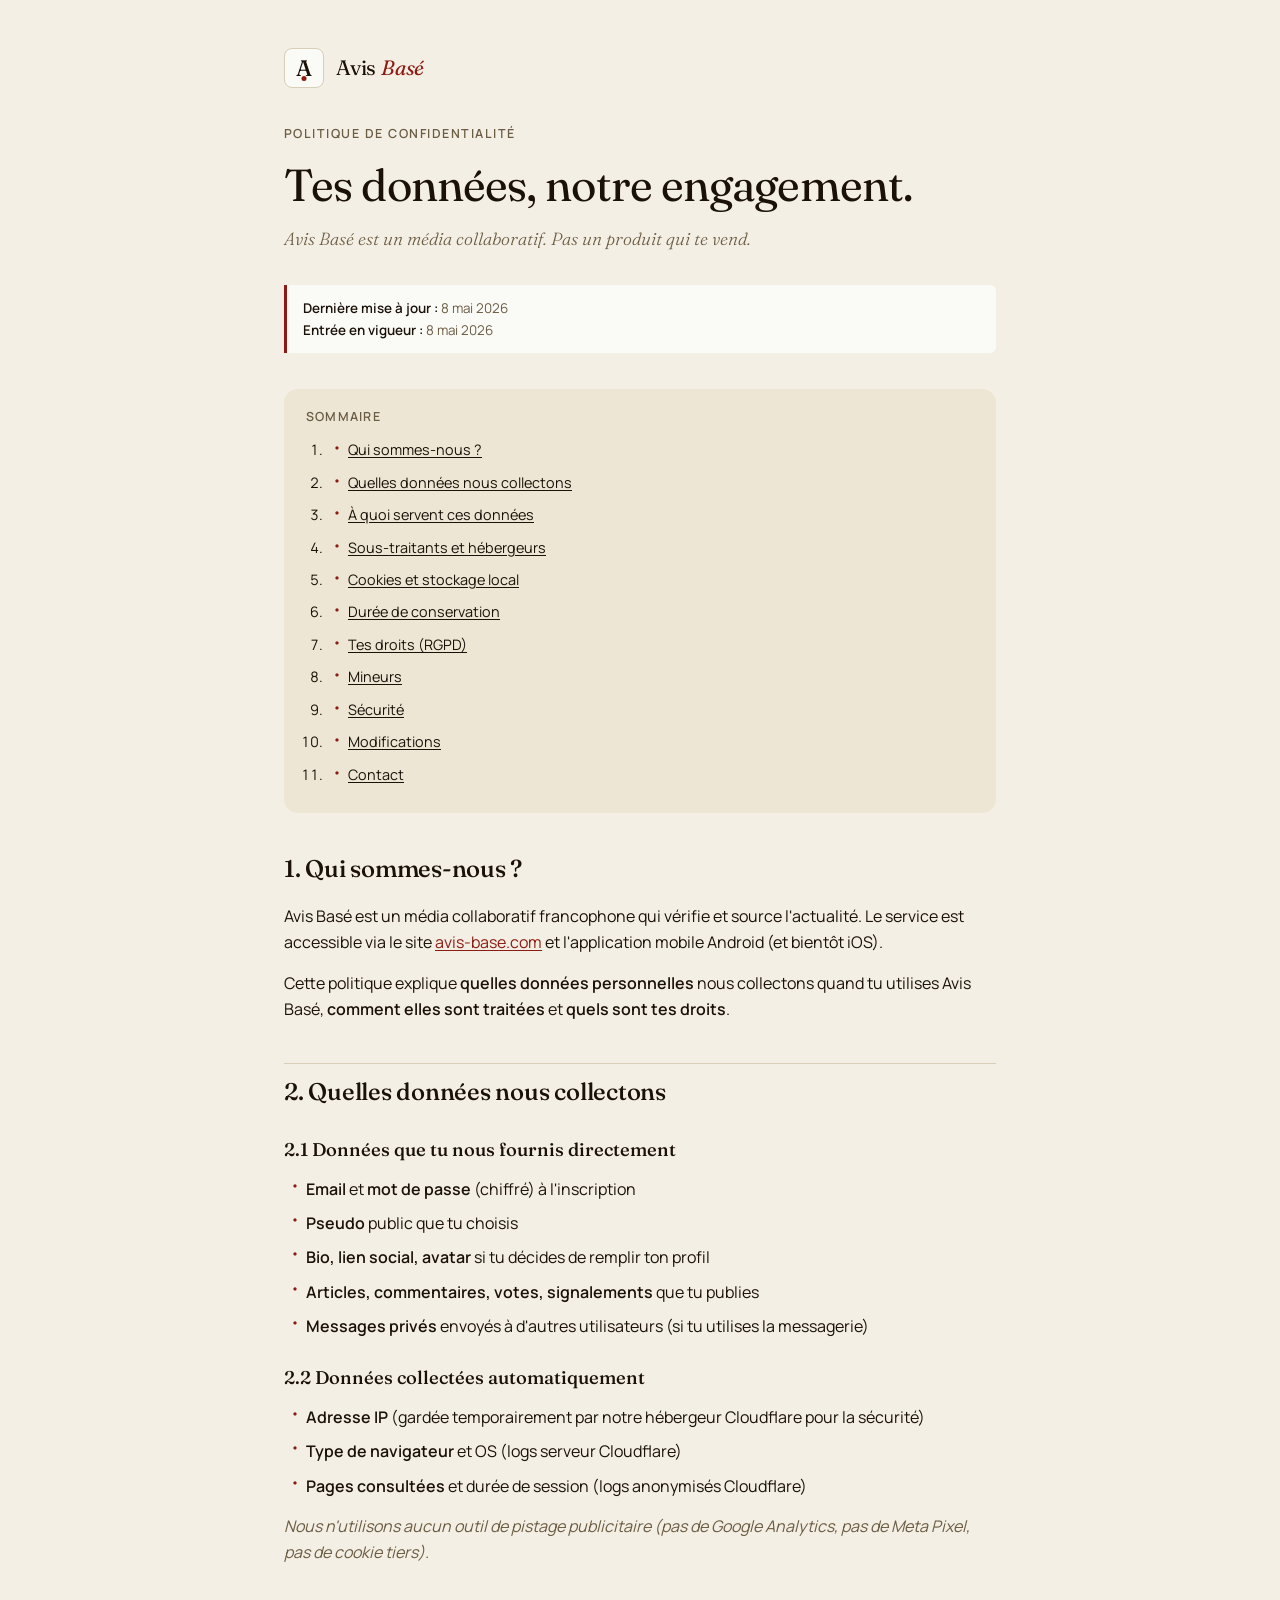
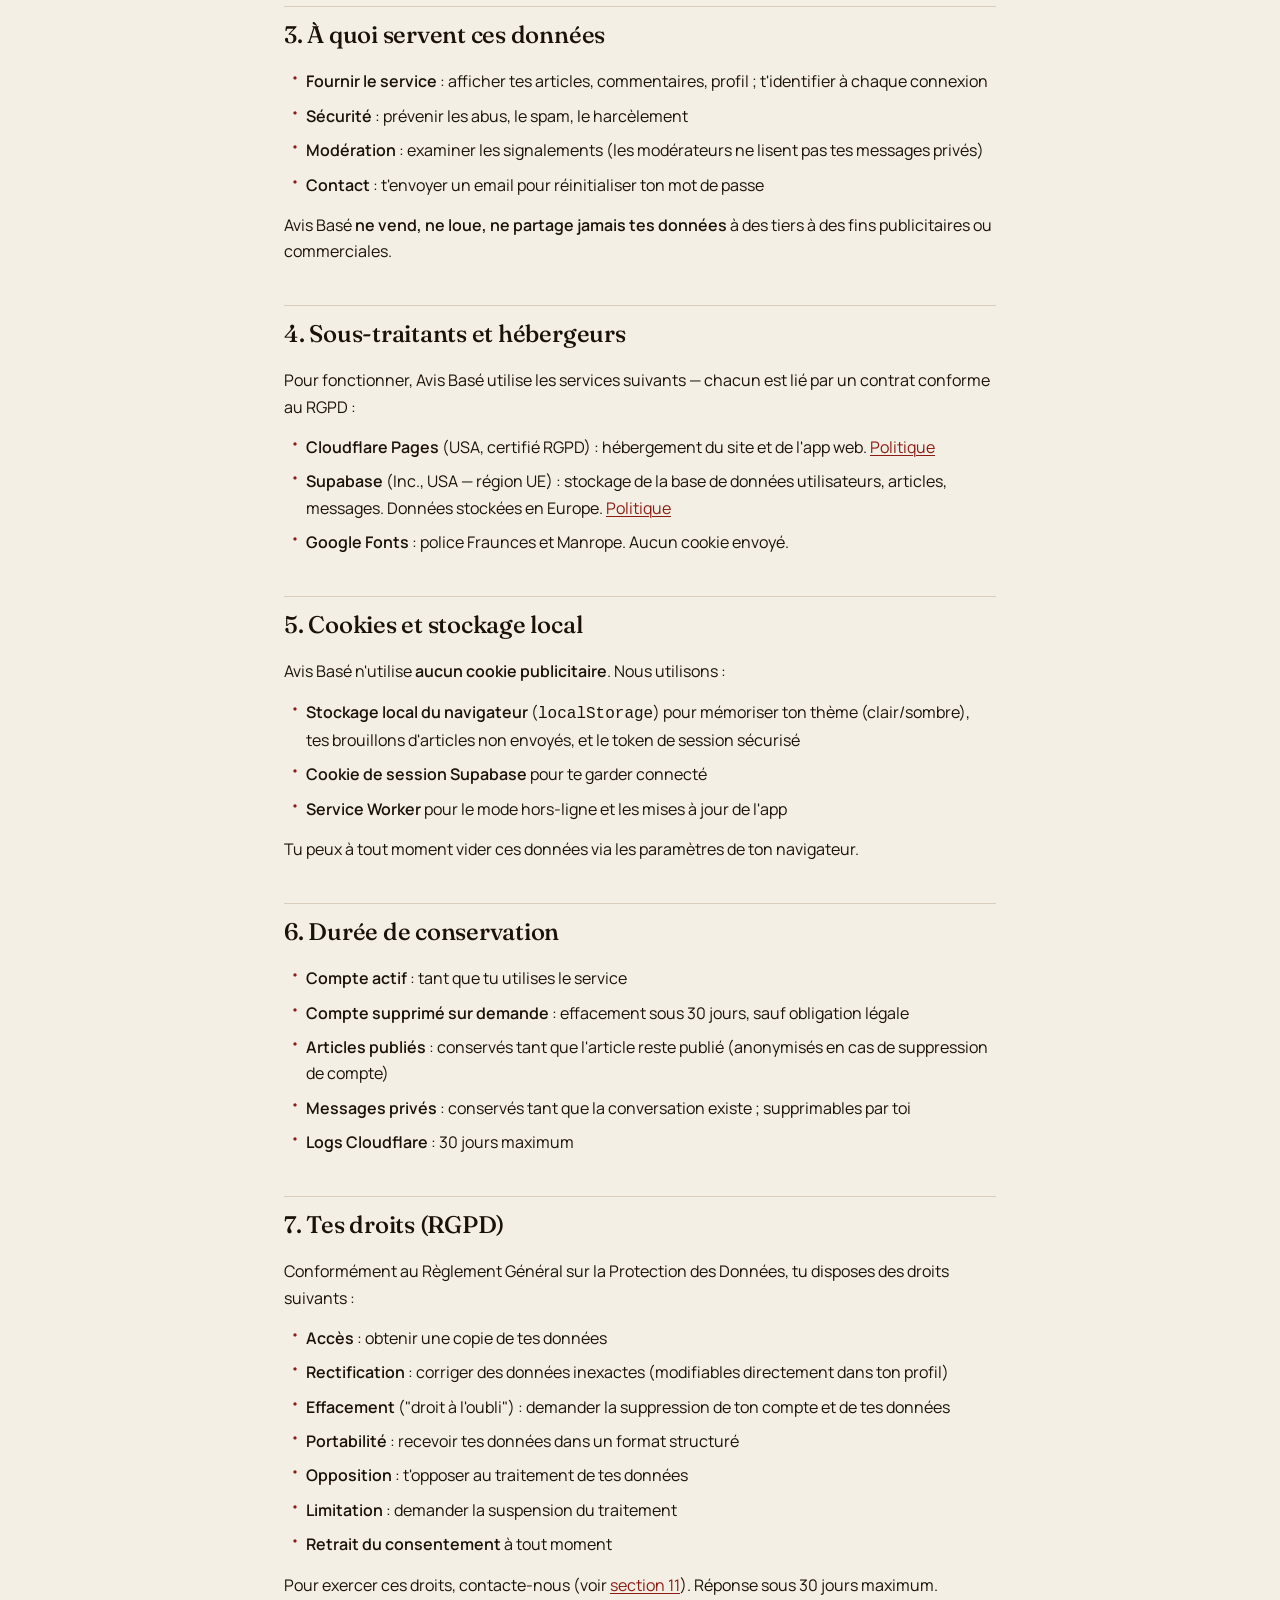
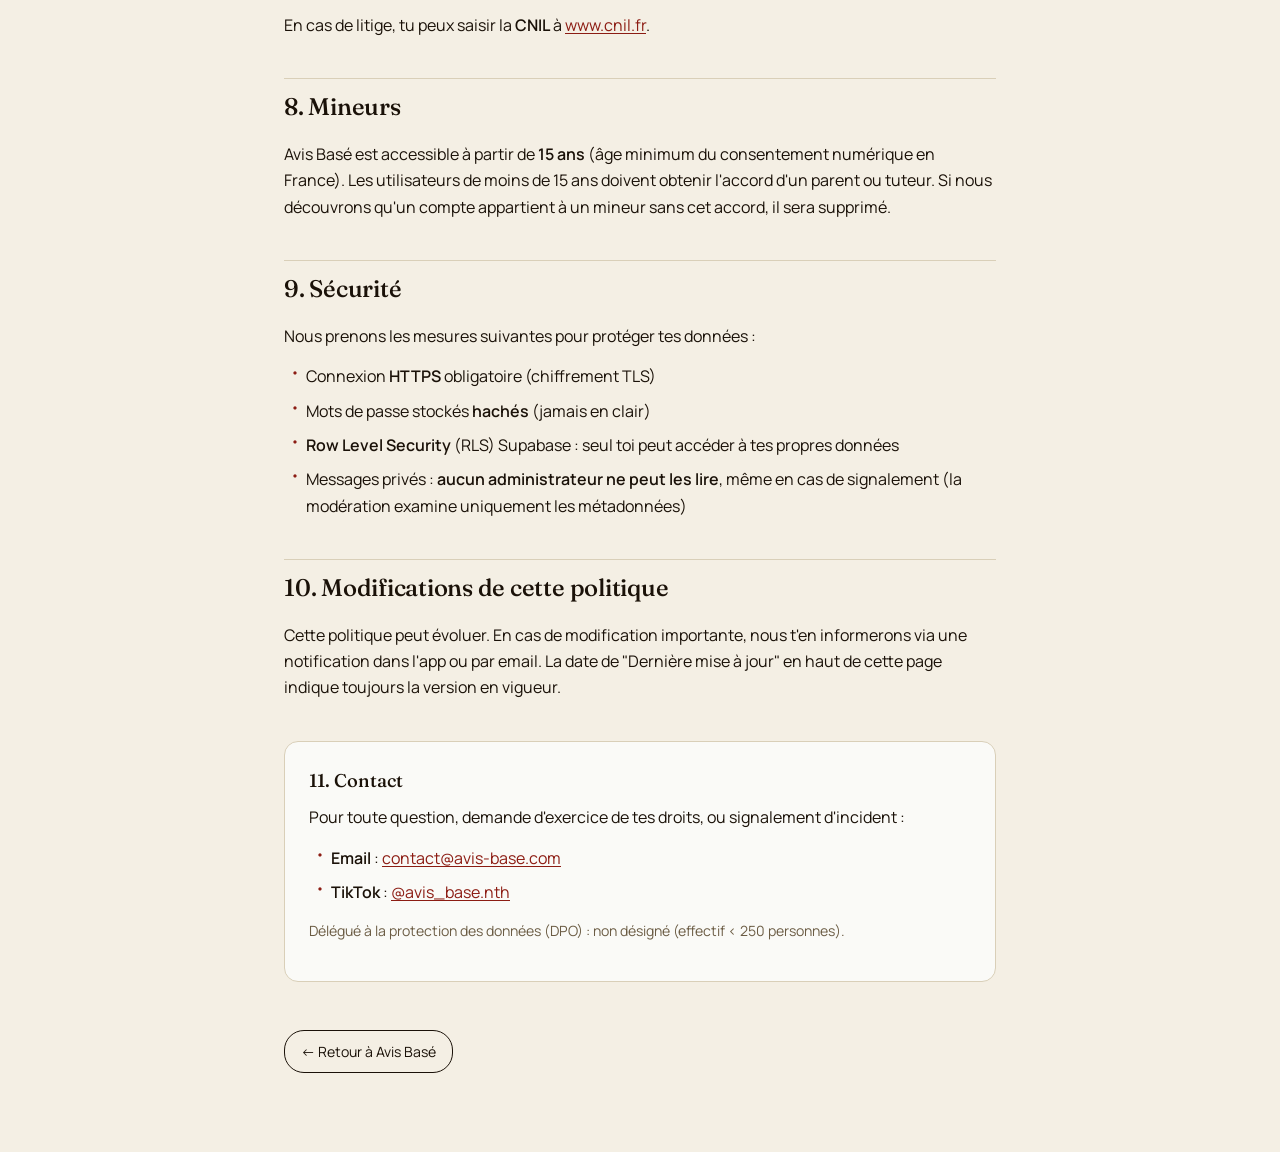
<file: privacy.html>
<!DOCTYPE html>
<html lang="fr">
<head>
<meta charset="UTF-8"/>
<meta name="viewport" content="width=device-width, initial-scale=1.0"/>
<meta name="theme-color" content="#FAFAF7"/>
<title>Politique de confidentialité — Avis Basé</title>
<meta name="description" content="Politique de confidentialité d'Avis Basé : collecte, traitement et protection de tes données personnelles."/>
<meta name="robots" content="index, follow"/>
<link rel="canonical" href="https://avis-base.com/privacy.html"/>
<link rel="icon" type="image/svg+xml" href="/icon.svg"/>
<link rel="icon" type="image/png" sizes="32x32" href="/favicon-32.png"/>
<link rel="apple-touch-icon" href="/icon-180.png"/>
<link rel="preconnect" href="https://fonts.googleapis.com"/>
<link rel="preconnect" href="https://fonts.gstatic.com" crossorigin/>
<link href="https://fonts.googleapis.com/css2?family=Fraunces:ital,opsz,wght@0,9..144,300;0,9..144,400;0,9..144,500;0,9..144,600;1,9..144,400&family=Manrope:wght@400;500;600;700&display=swap" rel="stylesheet"/>
<style>
:root{
  --bg:#F4EFE4;--surface:#FAFAF7;--surface-alt:#EDE6D5;
  --ink:#1A1108;--ink-muted:#6B5C44;
  --accent:#8C1C13;--rule:#D9CFB8;--rule-light:#E5DDC8;
  --r:6px;--rl:14px;
  --ff:'Fraunces',Georgia,serif;--fs:'Manrope',-apple-system,sans-serif;
}
*{box-sizing:border-box;margin:0;padding:0}
html{scroll-behavior:smooth}
body{font-family:var(--fs);background:var(--bg);color:var(--ink);line-height:1.65;font-size:16px;-webkit-font-smoothing:antialiased}
.container{max-width:760px;margin:0 auto;padding:48px 24px 80px}
.brand{display:flex;align-items:center;gap:12px;margin-bottom:36px;text-decoration:none;color:var(--ink)}
.brand-mark{width:40px;height:40px;border-radius:8px;background:#FAFAF7;border:1px solid var(--rule);display:flex;align-items:center;justify-content:center;font-family:var(--ff);font-size:1.4rem;font-weight:500;position:relative}
.brand-mark::after{content:'';position:absolute;bottom:6px;left:50%;transform:translateX(-50%);width:5px;height:5px;border-radius:50%;background:var(--accent)}
.brand-name{font-family:var(--ff);font-size:1.3rem;font-weight:400;letter-spacing:-0.01em}
.brand-name em{color:var(--accent);font-style:italic}
.kicker{display:block;font-family:var(--fs);font-size:0.78rem;text-transform:uppercase;letter-spacing:0.12em;color:var(--ink-muted);font-weight:600;margin-bottom:14px}
h1{font-family:var(--ff);font-size:clamp(2rem,5vw,2.8rem);font-weight:400;letter-spacing:-0.02em;line-height:1.15;margin-bottom:14px}
.subtitle{font-family:var(--ff);font-style:italic;font-size:1.1rem;color:var(--ink-muted);margin-bottom:32px;font-weight:300}
.last-updated{font-size:0.84rem;color:var(--ink-muted);padding:12px 16px;background:var(--surface);border-left:3px solid var(--accent);border-radius:0 var(--r) var(--r) 0;margin-bottom:36px}
h2{font-family:var(--ff);font-size:1.5rem;font-weight:500;letter-spacing:-0.01em;margin:40px 0 14px;padding-top:8px;border-top:1px solid var(--rule)}
h2:first-of-type{border-top:none;padding-top:0;margin-top:24px}
h3{font-family:var(--ff);font-size:1.15rem;font-weight:500;margin:24px 0 8px;color:var(--ink)}
p{margin-bottom:14px;color:var(--ink)}
ul{margin:10px 0 14px 0;padding-left:0;list-style:none}
li{padding-left:22px;position:relative;margin-bottom:8px}
li::before{content:'·';position:absolute;left:8px;top:-2px;color:var(--accent);font-weight:700;font-size:1.4rem;line-height:1}
strong{font-weight:600;color:var(--ink)}
em{font-style:italic;color:var(--ink-muted)}
a{color:var(--accent);text-decoration:underline;text-decoration-thickness:1px;text-underline-offset:2px}
a:hover{text-decoration-thickness:2px}
.contact-card{margin-top:40px;padding:24px;background:var(--surface);border:1px solid var(--rule);border-radius:var(--rl)}
.contact-card h3{margin-top:0}
.back-link{display:inline-block;margin-top:48px;padding:9px 16px;border:1px solid var(--ink);border-radius:20px;color:var(--ink);text-decoration:none;font-size:0.88rem;transition:all 0.2s ease}
.back-link:hover{background:var(--ink);color:var(--bg);text-decoration:none}
.toc{margin:24px 0 36px;padding:18px 22px;background:var(--surface-alt);border-radius:var(--rl)}
.toc h3{font-size:0.78rem;text-transform:uppercase;letter-spacing:0.1em;color:var(--ink-muted);margin:0 0 10px;font-family:var(--fs);font-weight:600}
.toc ol{margin:0;padding-left:20px;font-size:0.9rem;line-height:1.7}
.toc a{color:var(--ink)}
@media(prefers-color-scheme:dark){
  :root{--bg:#15110B;--surface:#1F1A12;--surface-alt:#2A2317;--ink:#EDE3CF;--ink-muted:#A59880;--accent:#D44A3D;--rule:#3A2F1F;--rule-light:#2A2317}
}
@media(max-width:600px){
  .container{padding:32px 18px 60px}
  h1{font-size:1.9rem}
  h2{font-size:1.3rem;margin:32px 0 12px}
}
</style>
</head>
<body>
<div class="container">
  <a href="/" class="brand">
    <span class="brand-mark">A</span>
    <span class="brand-name">Avis <em>Basé</em></span>
  </a>

  <span class="kicker">Politique de confidentialité</span>
  <h1>Tes données, notre engagement.</h1>
  <p class="subtitle">Avis Basé est un média collaboratif. Pas un produit qui te vend.</p>

  <div class="last-updated">
    <strong>Dernière mise à jour :</strong> 8 mai 2026<br/>
    <strong>Entrée en vigueur :</strong> 8 mai 2026
  </div>

  <div class="toc">
    <h3>Sommaire</h3>
    <ol>
      <li><a href="#qui">Qui sommes-nous ?</a></li>
      <li><a href="#donnees">Quelles données nous collectons</a></li>
      <li><a href="#usage">À quoi servent ces données</a></li>
      <li><a href="#sous-traitants">Sous-traitants et hébergeurs</a></li>
      <li><a href="#cookies">Cookies et stockage local</a></li>
      <li><a href="#duree">Durée de conservation</a></li>
      <li><a href="#droits">Tes droits (RGPD)</a></li>
      <li><a href="#mineurs">Mineurs</a></li>
      <li><a href="#securite">Sécurité</a></li>
      <li><a href="#modifications">Modifications</a></li>
      <li><a href="#contact">Contact</a></li>
    </ol>
  </div>

  <h2 id="qui">1. Qui sommes-nous ?</h2>
  <p>Avis Basé est un média collaboratif francophone qui vérifie et source l'actualité. Le service est accessible via le site <a href="https://avis-base.com">avis-base.com</a> et l'application mobile Android (et bientôt iOS).</p>
  <p>Cette politique explique <strong>quelles données personnelles</strong> nous collectons quand tu utilises Avis Basé, <strong>comment elles sont traitées</strong> et <strong>quels sont tes droits</strong>.</p>

  <h2 id="donnees">2. Quelles données nous collectons</h2>

  <h3>2.1 Données que tu nous fournis directement</h3>
  <ul>
    <li><strong>Email</strong> et <strong>mot de passe</strong> (chiffré) à l'inscription</li>
    <li><strong>Pseudo</strong> public que tu choisis</li>
    <li><strong>Bio, lien social, avatar</strong> si tu décides de remplir ton profil</li>
    <li><strong>Articles, commentaires, votes, signalements</strong> que tu publies</li>
    <li><strong>Messages privés</strong> envoyés à d'autres utilisateurs (si tu utilises la messagerie)</li>
  </ul>

  <h3>2.2 Données collectées automatiquement</h3>
  <ul>
    <li><strong>Adresse IP</strong> (gardée temporairement par notre hébergeur Cloudflare pour la sécurité)</li>
    <li><strong>Type de navigateur</strong> et OS (logs serveur Cloudflare)</li>
    <li><strong>Pages consultées</strong> et durée de session (logs anonymisés Cloudflare)</li>
  </ul>
  <p><em>Nous n'utilisons aucun outil de pistage publicitaire (pas de Google Analytics, pas de Meta Pixel, pas de cookie tiers).</em></p>

  <h2 id="usage">3. À quoi servent ces données</h2>
  <ul>
    <li><strong>Fournir le service</strong> : afficher tes articles, commentaires, profil ; t'identifier à chaque connexion</li>
    <li><strong>Sécurité</strong> : prévenir les abus, le spam, le harcèlement</li>
    <li><strong>Modération</strong> : examiner les signalements (les modérateurs ne lisent pas tes messages privés)</li>
    <li><strong>Contact</strong> : t'envoyer un email pour réinitialiser ton mot de passe</li>
  </ul>
  <p>Avis Basé <strong>ne vend, ne loue, ne partage jamais tes données</strong> à des tiers à des fins publicitaires ou commerciales.</p>

  <h2 id="sous-traitants">4. Sous-traitants et hébergeurs</h2>
  <p>Pour fonctionner, Avis Basé utilise les services suivants — chacun est lié par un contrat conforme au RGPD :</p>
  <ul>
    <li><strong>Cloudflare Pages</strong> (USA, certifié RGPD) : hébergement du site et de l'app web. <a href="https://www.cloudflare.com/privacypolicy/" target="_blank" rel="noopener">Politique</a></li>
    <li><strong>Supabase</strong> (Inc., USA — région UE) : stockage de la base de données utilisateurs, articles, messages. Données stockées en Europe. <a href="https://supabase.com/privacy" target="_blank" rel="noopener">Politique</a></li>
    <li><strong>Google Fonts</strong> : police Fraunces et Manrope. Aucun cookie envoyé.</li>
  </ul>

  <h2 id="cookies">5. Cookies et stockage local</h2>
  <p>Avis Basé n'utilise <strong>aucun cookie publicitaire</strong>. Nous utilisons :</p>
  <ul>
    <li><strong>Stockage local du navigateur</strong> (<code>localStorage</code>) pour mémoriser ton thème (clair/sombre), tes brouillons d'articles non envoyés, et le token de session sécurisé</li>
    <li><strong>Cookie de session Supabase</strong> pour te garder connecté</li>
    <li><strong>Service Worker</strong> pour le mode hors-ligne et les mises à jour de l'app</li>
  </ul>
  <p>Tu peux à tout moment vider ces données via les paramètres de ton navigateur.</p>

  <h2 id="duree">6. Durée de conservation</h2>
  <ul>
    <li><strong>Compte actif</strong> : tant que tu utilises le service</li>
    <li><strong>Compte supprimé sur demande</strong> : effacement sous 30 jours, sauf obligation légale</li>
    <li><strong>Articles publiés</strong> : conservés tant que l'article reste publié (anonymisés en cas de suppression de compte)</li>
    <li><strong>Messages privés</strong> : conservés tant que la conversation existe ; supprimables par toi</li>
    <li><strong>Logs Cloudflare</strong> : 30 jours maximum</li>
  </ul>

  <h2 id="droits">7. Tes droits (RGPD)</h2>
  <p>Conformément au Règlement Général sur la Protection des Données, tu disposes des droits suivants :</p>
  <ul>
    <li><strong>Accès</strong> : obtenir une copie de tes données</li>
    <li><strong>Rectification</strong> : corriger des données inexactes (modifiables directement dans ton profil)</li>
    <li><strong>Effacement</strong> ("droit à l'oubli") : demander la suppression de ton compte et de tes données</li>
    <li><strong>Portabilité</strong> : recevoir tes données dans un format structuré</li>
    <li><strong>Opposition</strong> : t'opposer au traitement de tes données</li>
    <li><strong>Limitation</strong> : demander la suspension du traitement</li>
    <li><strong>Retrait du consentement</strong> à tout moment</li>
  </ul>
  <p>Pour exercer ces droits, contacte-nous (voir <a href="#contact">section 11</a>). Réponse sous 30 jours maximum.</p>
  <p>En cas de litige, tu peux saisir la <strong>CNIL</strong> à <a href="https://www.cnil.fr/" target="_blank" rel="noopener">www.cnil.fr</a>.</p>

  <h2 id="mineurs">8. Mineurs</h2>
  <p>Avis Basé est accessible à partir de <strong>15 ans</strong> (âge minimum du consentement numérique en France). Les utilisateurs de moins de 15 ans doivent obtenir l'accord d'un parent ou tuteur. Si nous découvrons qu'un compte appartient à un mineur sans cet accord, il sera supprimé.</p>

  <h2 id="securite">9. Sécurité</h2>
  <p>Nous prenons les mesures suivantes pour protéger tes données :</p>
  <ul>
    <li>Connexion <strong>HTTPS</strong> obligatoire (chiffrement TLS)</li>
    <li>Mots de passe stockés <strong>hachés</strong> (jamais en clair)</li>
    <li><strong>Row Level Security</strong> (RLS) Supabase : seul toi peut accéder à tes propres données</li>
    <li>Messages privés : <strong>aucun administrateur ne peut les lire</strong>, même en cas de signalement (la modération examine uniquement les métadonnées)</li>
  </ul>

  <h2 id="modifications">10. Modifications de cette politique</h2>
  <p>Cette politique peut évoluer. En cas de modification importante, nous t'en informerons via une notification dans l'app ou par email. La date de "Dernière mise à jour" en haut de cette page indique toujours la version en vigueur.</p>

  <div class="contact-card" id="contact">
    <h3>11. Contact</h3>
    <p>Pour toute question, demande d'exercice de tes droits, ou signalement d'incident :</p>
    <ul>
      <li><strong>Email</strong> : <a href="mailto:contact@avis-base.com">contact@avis-base.com</a></li>
      <li><strong>TikTok</strong> : <a href="https://www.tiktok.com/@avis_base.nth" target="_blank" rel="noopener">@avis_base.nth</a></li>
    </ul>
    <p style="margin-top:12px;font-size:0.88rem;color:var(--ink-muted)">Délégué à la protection des données (DPO) : non désigné (effectif < 250 personnes).</p>
  </div>

  <a href="/" class="back-link">← Retour à Avis Basé</a>
</div>
</body>
</html>
</file>
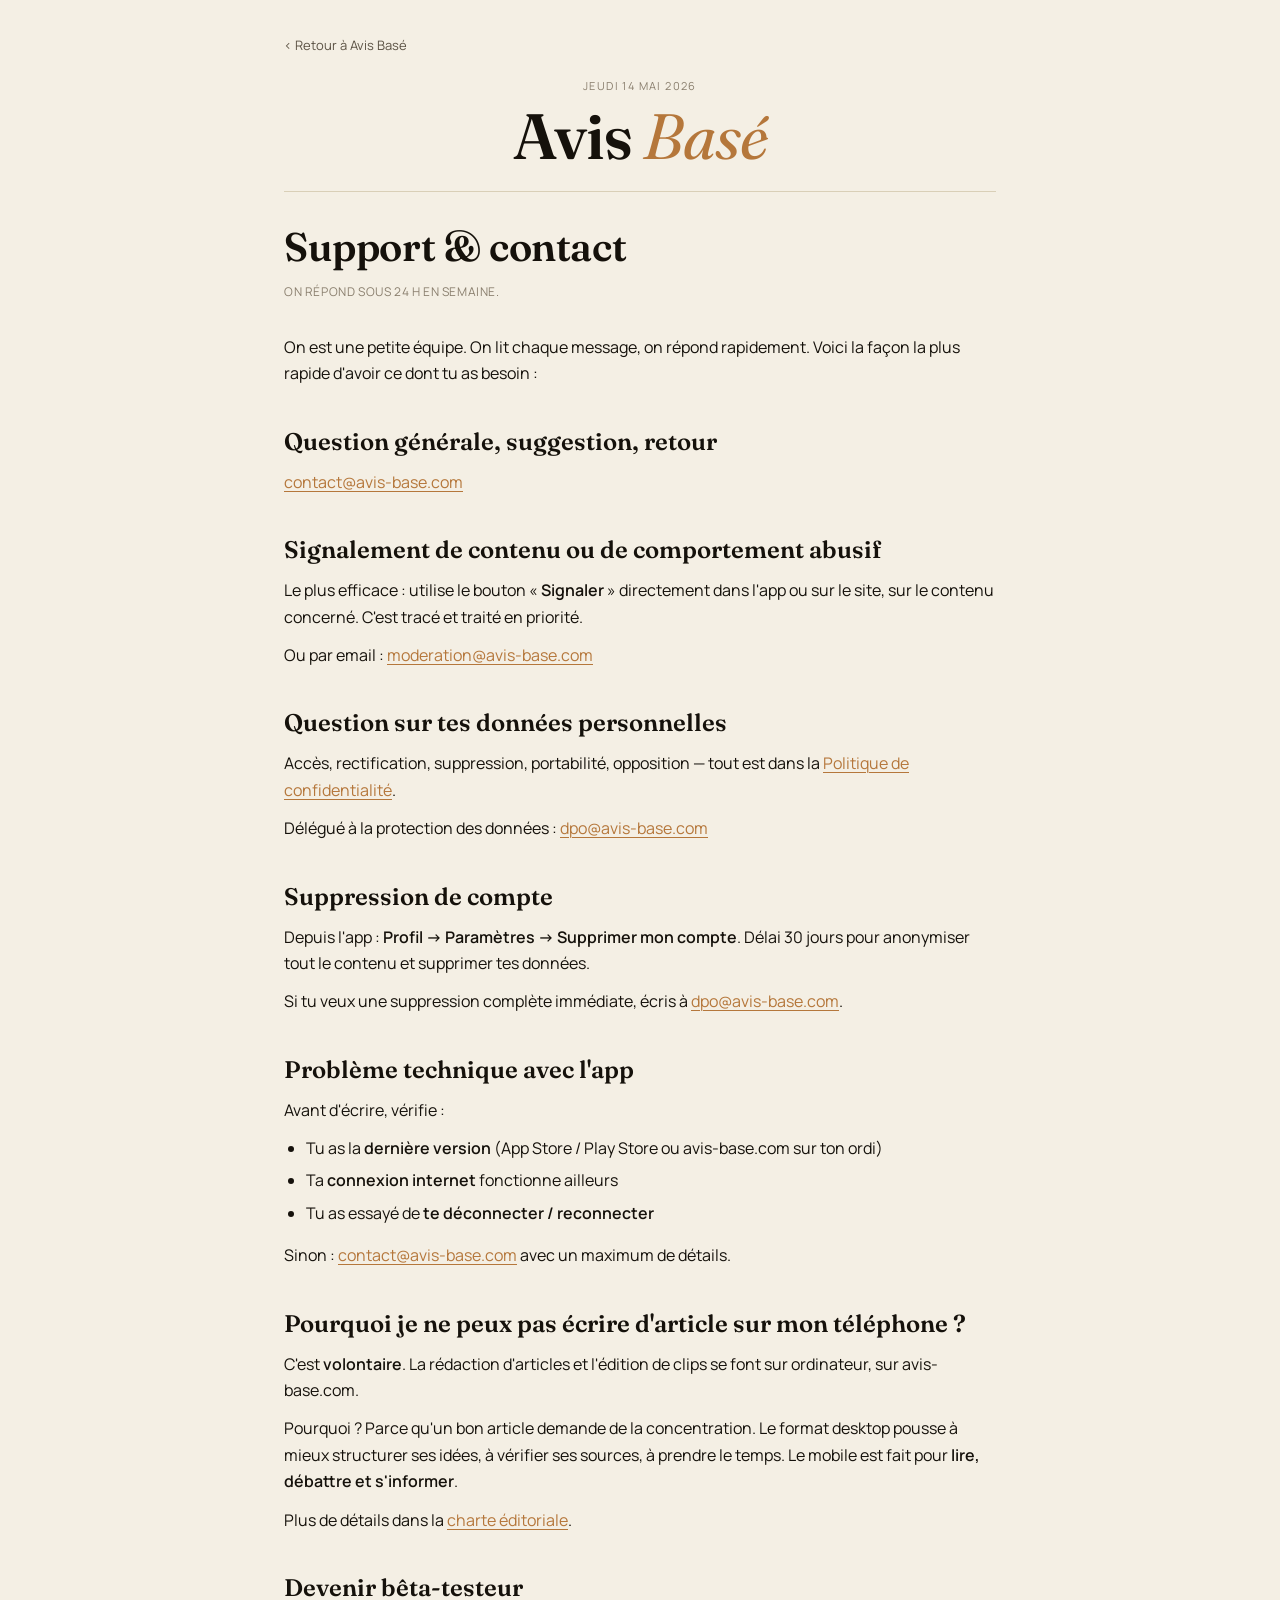
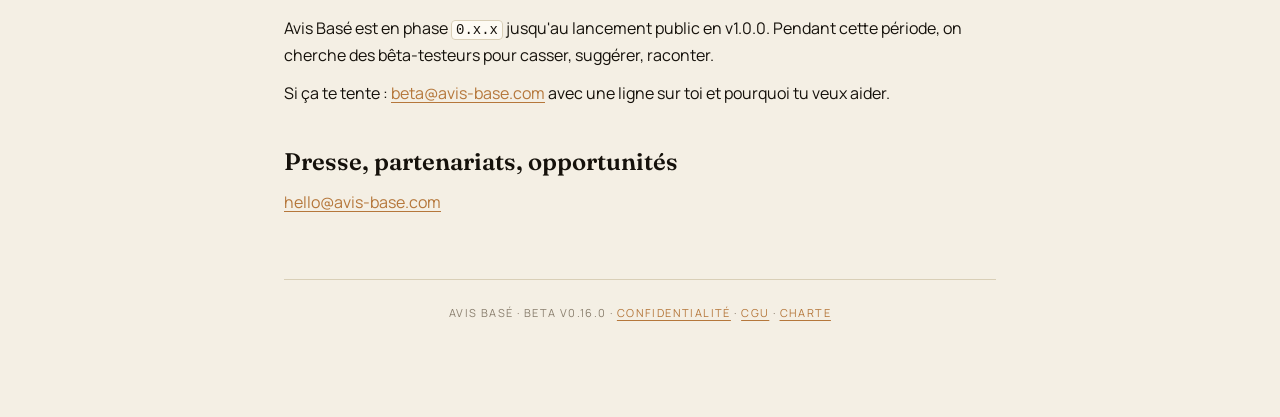
<file: support.html>
<!DOCTYPE html>
<html lang="fr">
<head>
<meta charset="UTF-8"/>
<meta name="viewport" content="width=device-width, initial-scale=1, viewport-fit=cover"/>
<meta name="theme-color" content="#FAFAF7" media="(prefers-color-scheme: light)"/>
<meta name="theme-color" content="#111111" media="(prefers-color-scheme: dark)"/>
<title>Support — Avis Basé</title>
<meta name="description" content="Comment nous contacter pour toute question, signalement ou problème technique sur Avis Basé."/>
<link rel="canonical" href="https://avis-base.com/support"/>
<link rel="icon" href="/favicon.ico"/>
<link rel="preconnect" href="https://fonts.googleapis.com"/>
<link rel="preconnect" href="https://fonts.gstatic.com" crossorigin/>
<link href="https://fonts.googleapis.com/css2?family=Fraunces:ital,wght@0,400;0,600;1,400&family=Manrope:wght@400;600&display=swap" rel="stylesheet"/>
<link rel="stylesheet" href="/legal-style.css"/>
</head>
<body>

<a class="masthead__back" href="/">‹ Retour à Avis Basé</a>

<header class="masthead">
  <div class="masthead__dateline">Jeudi 14 mai 2026</div>
  <div class="masthead__title">Avis <em>Basé</em></div>
</header>

<h1 class="page-title">Support &amp; contact</h1>
<p class="updated">On répond sous 24 h en semaine.</p>

<p>On est une petite équipe. On lit chaque message, on répond rapidement. Voici la façon la plus rapide d'avoir ce dont tu as besoin :</p>

<h2>Question générale, suggestion, retour</h2>
<p><a href="mailto:contact@avis-base.com?subject=Question%20Avis%20Bas%C3%A9">contact@avis-base.com</a></p>

<h2>Signalement de contenu ou de comportement abusif</h2>
<p>Le plus efficace : utilise le bouton « <strong>Signaler</strong> » directement dans l'app ou sur le site, sur le contenu concerné. C'est tracé et traité en priorité.</p>
<p>Ou par email : <a href="mailto:moderation@avis-base.com?subject=Signalement%20-%20Avis%20Bas%C3%A9">moderation@avis-base.com</a></p>

<h2>Question sur tes données personnelles</h2>
<p>Accès, rectification, suppression, portabilité, opposition — tout est dans la <a href="/confidentialite#droits">Politique de confidentialité</a>.</p>
<p>Délégué à la protection des données : <a href="mailto:dpo@avis-base.com">dpo@avis-base.com</a></p>

<h2>Suppression de compte</h2>
<p>Depuis l'app : <strong>Profil → Paramètres → Supprimer mon compte</strong>. Délai 30 jours pour anonymiser tout le contenu et supprimer tes données.</p>
<p>Si tu veux une suppression complète immédiate, écris à <a href="mailto:dpo@avis-base.com">dpo@avis-base.com</a>.</p>

<h2>Problème technique avec l'app</h2>
<p>Avant d'écrire, vérifie :</p>
<ul>
  <li>Tu as la <strong>dernière version</strong> (App Store / Play Store ou avis-base.com sur ton ordi)</li>
  <li>Ta <strong>connexion internet</strong> fonctionne ailleurs</li>
  <li>Tu as essayé de <strong>te déconnecter / reconnecter</strong></li>
</ul>
<p>Sinon : <a href="mailto:contact@avis-base.com?subject=Bug%20-%20App%20Avis%20Bas%C3%A9&body=Mod%C3%A8le%20iPhone%20%3A%20%0AVersion%20iOS%20%3A%20%0AVersion%20de%20l%27app%20%3A%20%0A%0ACe%20que%20j%27ai%20fait%20%3A%20%0ACe%20que%20j%27attendais%20%3A%20%0ACe%20qui%20s%27est%20pass%C3%A9%20%3A%20">contact@avis-base.com</a> avec un maximum de détails.</p>

<h2>Pourquoi je ne peux pas écrire d'article sur mon téléphone ?</h2>
<p>C'est <strong>volontaire</strong>. La rédaction d'articles et l'édition de clips se font sur ordinateur, sur avis-base.com.</p>
<p>Pourquoi ? Parce qu'un bon article demande de la concentration. Le format desktop pousse à mieux structurer ses idées, à vérifier ses sources, à prendre le temps. Le mobile est fait pour <strong>lire, débattre et s'informer</strong>.</p>
<p>Plus de détails dans la <a href="/charte">charte éditoriale</a>.</p>

<h2>Devenir bêta-testeur</h2>
<p>Avis Basé est en phase <code>0.x.x</code> jusqu'au lancement public en v1.0.0. Pendant cette période, on cherche des bêta-testeurs pour casser, suggérer, raconter.</p>
<p>Si ça te tente : <a href="mailto:beta@avis-base.com?subject=Beta-testeur">beta@avis-base.com</a> avec une ligne sur toi et pourquoi tu veux aider.</p>

<h2>Presse, partenariats, opportunités</h2>
<p><a href="mailto:hello@avis-base.com">hello@avis-base.com</a></p>

<footer>
  Avis Basé · Beta v0.16.0 · <a href="/confidentialite">Confidentialité</a> · <a href="/cgu">CGU</a> · <a href="/charte">Charte</a>
</footer>

</body>
</html>
</file>
<file: legal-style.css>
/* Style commun pour les pages légales d'Avis Basé.
   Aligné sur la direction artistique Broadsheet du site principal. */

:root {
  --bg: #F4EFE4;
  --surface: #FDFAF3;
  --ink: #15110B;
  --ink-muted: #5C5345;
  --ink-light: #8A7F6E;
  --accent: #B5773B;
  --rule: #D9CFB7;
  --ff: "Fraunces", "Lora", Georgia, "Times New Roman", serif;
  --fs: "Manrope", -apple-system, "Segoe UI", system-ui, sans-serif;
  --tr: 200ms ease;
}

@media (prefers-color-scheme: dark) {
  :root {
    --bg: #15110B;
    --surface: #1F1A11;
    --ink: #FDFAF3;
    --ink-muted: #B9AE96;
    --ink-light: #897F6B;
    --accent: #E0A560;
    --rule: #33291A;
  }
}

* { box-sizing: border-box; margin: 0; padding: 0; }

html {
  font-size: 16px;
  scroll-behavior: smooth;
}

body {
  background: var(--bg);
  color: var(--ink);
  font-family: var(--fs);
  line-height: 1.6;
  padding: 32px 24px 96px;
  max-width: 760px;
  margin: 0 auto;
  -webkit-font-smoothing: antialiased;
}

.masthead {
  text-align: center;
  border-bottom: 1px solid var(--rule);
  padding-bottom: 24px;
  margin-bottom: 32px;
}

.masthead__dateline {
  color: var(--ink-light);
  font-size: 11px;
  letter-spacing: 1.4px;
  text-transform: uppercase;
  margin-bottom: 12px;
}

.masthead__title {
  font-family: var(--ff);
  font-weight: 600;
  font-size: clamp(40px, 8vw, 64px);
  line-height: 0.95;
  letter-spacing: -0.02em;
}

.masthead__title em {
  font-style: italic;
  color: var(--accent);
  font-weight: 400;
}

.masthead__back {
  display: inline-block;
  color: var(--ink-muted);
  font-size: 13px;
  margin-bottom: 20px;
  text-decoration: none;
  border-bottom: 1px solid transparent;
  transition: border-color var(--tr);
}

.masthead__back:hover { border-bottom-color: var(--ink-muted); }

h1.page-title {
  font-family: var(--ff);
  font-weight: 600;
  font-size: clamp(28px, 5vw, 40px);
  line-height: 1.15;
  margin-bottom: 12px;
  letter-spacing: -0.01em;
}

p.updated {
  color: var(--ink-light);
  font-size: 12px;
  letter-spacing: 0.6px;
  text-transform: uppercase;
  margin-bottom: 32px;
}

h2 {
  font-family: var(--ff);
  font-weight: 600;
  font-size: 24px;
  margin-top: 40px;
  margin-bottom: 12px;
  line-height: 1.25;
}

h3 {
  font-size: 18px;
  font-weight: 600;
  margin-top: 24px;
  margin-bottom: 8px;
}

p, li {
  font-size: 16px;
  line-height: 1.65;
  margin-bottom: 12px;
  color: var(--ink);
}

ul, ol { padding-left: 22px; margin-bottom: 16px; }

li { margin-bottom: 6px; }

a {
  color: var(--accent);
  text-decoration: underline;
  text-underline-offset: 3px;
  text-decoration-thickness: 1px;
}

strong { font-weight: 600; }

code, pre {
  font-family: ui-monospace, "SF Mono", Menlo, monospace;
  font-size: 14px;
  background: var(--surface);
  border: 1px solid var(--rule);
  border-radius: 4px;
  padding: 1px 4px;
}

table {
  width: 100%;
  border-collapse: collapse;
  font-size: 14px;
  margin: 16px 0;
}

th, td {
  text-align: left;
  padding: 10px 12px;
  border-bottom: 1px solid var(--rule);
}

th {
  background: var(--surface);
  font-weight: 600;
  color: var(--ink-muted);
  font-size: 12px;
  text-transform: uppercase;
  letter-spacing: 0.6px;
}

hr {
  border: 0;
  border-top: 1px solid var(--rule);
  margin: 32px 0;
}

footer {
  text-align: center;
  font-size: 11px;
  color: var(--ink-light);
  letter-spacing: 1.4px;
  text-transform: uppercase;
  margin-top: 64px;
  padding-top: 24px;
  border-top: 1px solid var(--rule);
}

.toc {
  background: var(--surface);
  border: 1px solid var(--rule);
  border-radius: 8px;
  padding: 16px 20px;
  margin: 24px 0 32px;
}

.toc h3 {
  margin-top: 0;
  font-size: 12px;
  letter-spacing: 1.2px;
  text-transform: uppercase;
  color: var(--ink-muted);
}

.toc ol {
  padding-left: 24px;
  margin-bottom: 0;
}

.toc li { font-size: 14px; margin-bottom: 4px; }

.toc a {
  color: var(--ink);
  text-decoration: none;
}

.toc a:hover { color: var(--accent); }
</file>
